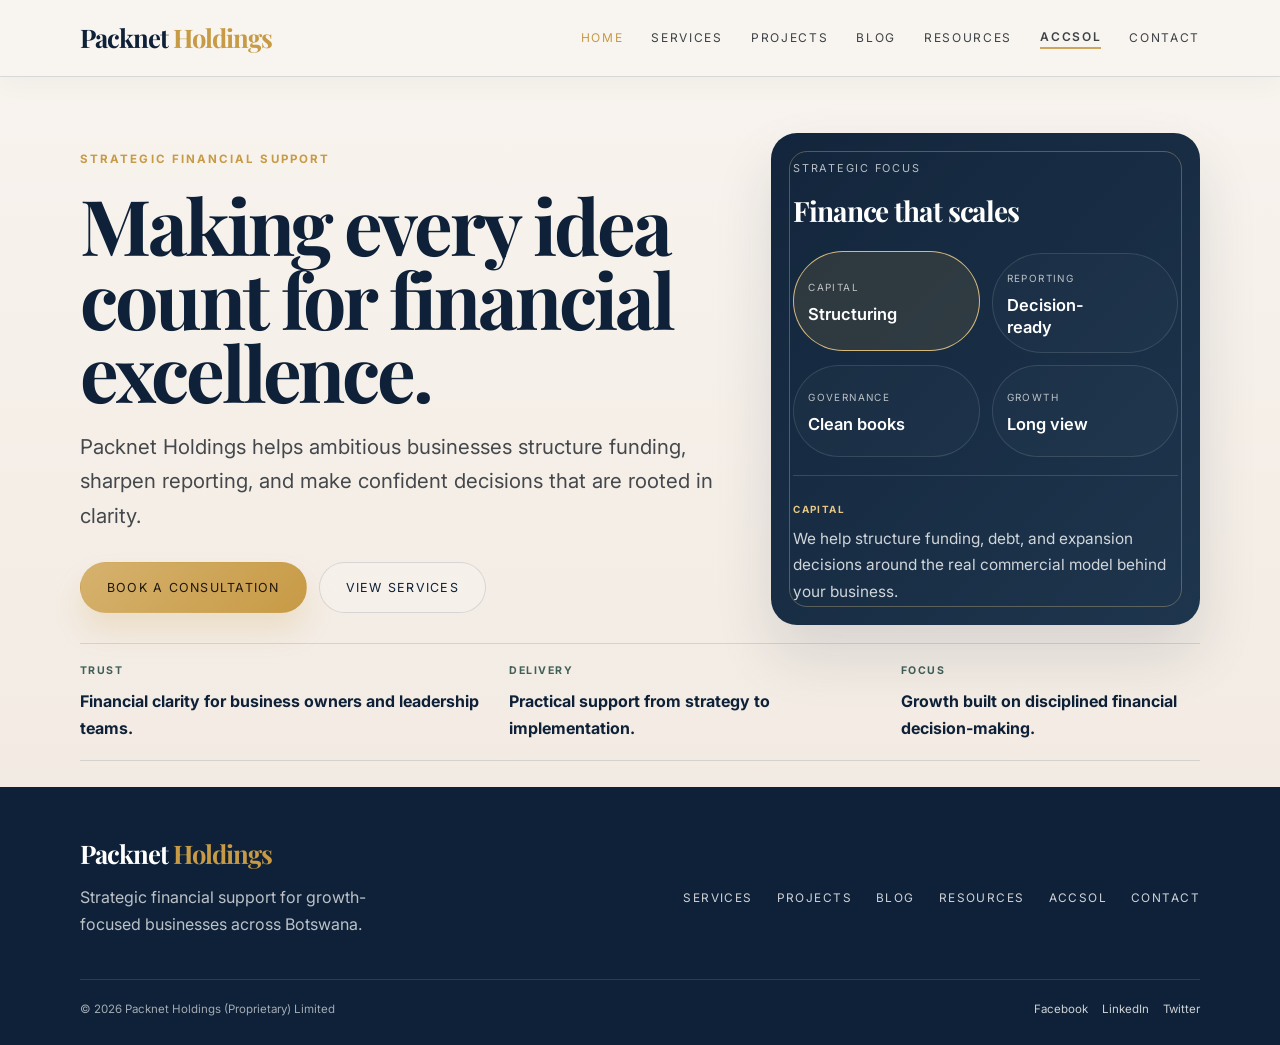
<file: index.html>
<!DOCTYPE html>
<html lang="en">
<head>
  <meta charset="UTF-8">
  <meta name="viewport" content="width=device-width, initial-scale=1.0">
  <title>Packnet Holdings (Proprietary) Limited | Option 3</title>
  <meta name="description" content="Packnet Holdings delivers finance, accounting, spreadsheet, and office administration support for growing businesses." />
  <style>
    @import url('https://fonts.googleapis.com/css2?family=Playfair+Display:wght@600;700;800&family=Inter:wght@400;500;600;700;800&display=swap');

    :root {
      --navy: #0e2138;
      --navy-2: #152e47;
      --gold: #c79a45;
      --gold-soft: #e7c786;
      --paper: #f5f0e8;
      --paper-2: #efe8df;
      --ink: #1d2329;
      --muted: #586771;
      --green: #415f58;
      --white: #ffffff;
      --line: rgba(14, 33, 56, 0.13);
      --shadow: rgba(18, 38, 57, 0.12);
    }

    * { box-sizing: border-box; }
    html { scroll-behavior: smooth; }
    body {
      margin: 0;
      font-family: 'Inter', sans-serif;
      background: linear-gradient(180deg, #f8f4ef 0%, #f1e8df 100%);
      color: var(--ink);
      line-height: 1.7;
      overflow-x: hidden;
    }
    a { color: inherit; text-decoration: none; }
    img { max-width: 100%; display: block; }
    button, input, textarea { font: inherit; }

    .wrap {
      width: min(1120px, calc(100% - 32px));
      margin: 0 auto;
    }

    .top-bar {
      position: sticky;
      top: 0;
      z-index: 50;
      background: rgba(248, 244, 239, 0.82);
      backdrop-filter: blur(12px);
      border-bottom: 1px solid var(--line);
      box-shadow: 0 8px 24px rgba(14, 33, 56, 0.03);
    }

    .nav {
      display: flex;
      align-items: center;
      justify-content: space-between;
      min-height: 76px;
      gap: 20px;
    }

    .brand {
      font-family: 'Playfair Display', serif;
      font-size: clamp(1.45rem, 2vw, 2rem);
      letter-spacing: -0.04em;
      color: var(--navy);
      font-weight: 700;
      line-height: 1;
      display: inline-block;
    }
    .brand span { color: var(--gold); }

    .nav-links {
      display: flex;
      align-items: center;
      gap: 28px;
      flex-wrap: wrap;
    }
    .nav-links a {
      font-size: 0.75rem;
      text-transform: uppercase;
      letter-spacing: 0.14em;
      color: var(--ink);
      opacity: 0.85;
      transition: color 0.2s ease, opacity 0.2s ease;
    }
    .nav-links a:hover, .nav-links a.active {
      color: var(--gold);
      opacity: 1;
    }
    .nav-links a.nav-accsol {
      font-weight: 600;
      border-bottom: 2px solid var(--gold);
    }

    .menu-button {
      display: none;
      background: transparent;
      border: 1px solid var(--line);
      border-radius: 999px;
      padding: 8px 12px;
      cursor: pointer;
      color: var(--navy);
      font-size: 0.75rem;
      letter-spacing: 0.1em;
      text-transform: uppercase;
    }

    .page {
      display: none;
      padding: 76px 0 80px;
    }
    .page.active {
      display: block;
    }

    .hero {
      padding-top: 56px;
      padding-bottom: 26px;
    }
    .hero-grid {
      display: grid;
      grid-template-columns: 1.2fr 0.8fr;
      gap: 48px;
      align-items: center;
    }

    .eyebrow {
      display: inline-block;
      font-size: 0.72rem;
      letter-spacing: 0.18em;
      text-transform: uppercase;
      color: var(--gold);
      margin-bottom: 18px;
      font-weight: 700;
    }

    h1, h2, h3, h4 {
      margin: 0;
      font-family: 'Playfair Display', serif;
      letter-spacing: -0.04em;
      color: var(--navy);
    }

    .hero h1 {
      font-size: clamp(3rem, 6vw, 5.4rem);
      line-height: 0.96;
      margin-bottom: 20px;
      max-width: 720px;
    }
    .hero-copy p {
      max-width: 640px;
      font-size: clamp(1.08rem, 1.6vw, 1.45rem);
      color: rgba(29, 35, 41, 0.82);
      margin-bottom: 28px;
    }

    .cta-row {
      display: flex;
      flex-wrap: wrap;
      gap: 12px;
      margin-top: 10px;
    }

    .btn {
      display: inline-flex;
      align-items: center;
      justify-content: center;
      border-radius: 999px;
      padding: 14px 26px;
      border: 1px solid var(--line);
      font-size: 0.78rem;
      letter-spacing: 0.1em;
      text-transform: uppercase;
      transition: transform 0.2s ease, box-shadow 0.2s ease, background 0.2s ease;
      cursor: pointer;
    }
    .btn:hover { transform: translateY(-2px); }
    .btn-primary {
      background: linear-gradient(135deg, #d6b26e 0%, var(--gold) 100%);
      color: #20170d;
      border-color: transparent;
      box-shadow: 0 18px 28px rgba(199, 154, 69, 0.18);
    }
    .btn-ghost {
      background: rgba(255,255,255,0.2);
      color: var(--navy);
    }

    .info-box {
      position: relative;
      background: linear-gradient(135deg, rgba(14, 33, 56, 0.98), rgba(21, 46, 71, 0.96));
      border-radius: 26px;
      padding: 26px 22px 20px;
      min-height: 360px;
      box-shadow: 0 30px 60px rgba(17, 34, 51, 0.12);
      overflow: hidden;
    }
    .info-box::before {
      content: "";
      position: absolute;
      inset: 18px;
      border: 1px solid rgba(231, 199, 134, 0.32);
      border-radius: 18px;
      pointer-events: none;
    }

    .info-header {
      position: relative;
      z-index: 1;
      display: flex;
      flex-direction: column;
      gap: 10px;
      color: rgba(255,255,255,0.7);
      font-size: 0.68rem;
      letter-spacing: 0.16em;
      text-transform: uppercase;
      margin-bottom: 16px;
    }
    .info-header strong {
      font-size: 1.75rem;
      letter-spacing: -0.04em;
      text-transform: none;
      color: white;
      font-family: 'Playfair Display', serif;
    }

    .bubble-grid {
      position: relative;
      z-index: 1;
      display: grid;
      grid-template-columns: repeat(2, minmax(0, 1fr));
      gap: 12px;
      margin-top: 18px;
    }

    .bubble {
      appearance: none;
      cursor: pointer;
      text-align: left;
      border-radius: 999px;
      border: 1px solid rgba(255,255,255,0.12);
      background: rgba(255,255,255,0.02);
      width: 100%;
      min-height: 92px;
      padding: 16px 14px 14px;
      color: white;
      transition: transform 0.2s ease, background 0.2s ease, border-color 0.2s ease;
    }
    .bubble:hover, .bubble:focus-visible, .bubble.active {
      background: rgba(199, 154, 69, 0.14);
      border-color: rgba(231, 199, 134, 0.9);
      transform: translateY(-2px);
      outline: none;
    }
    .bubble span {
      display: block;
      font-size: 0.62rem;
      letter-spacing: 0.14em;
      text-transform: uppercase;
      color: rgba(255,255,255,0.7);
      margin-bottom: 7px;
    }
    .bubble strong {
      display: block;
      font-size: 1.03rem;
      line-height: 1.35;
      max-width: 120px;
      font-weight: 600;
    }

    .bubble-detail {
      position: relative;
      z-index: 1;
      border-top: 1px solid rgba(255,255,255,0.14);
      margin-top: 18px;
      padding-top: 18px;
    }
    .bubble-detail .label {
      display: inline-block;
      font-size: 0.62rem;
      letter-spacing: 0.14em;
      text-transform: uppercase;
      color: var(--gold-soft);
      margin-bottom: 8px;
      font-weight: 700;
    }
    .bubble-detail p {
      margin: 0;
      color: rgba(255,255,255,0.8);
      font-size: 0.96rem;
    }

    .trust-bar {
      margin-top: 18px;
      border-top: 1px solid var(--line);
      border-bottom: 1px solid var(--line);
      padding: 18px 0;
      display: grid;
      grid-template-columns: 1.1fr 1fr 0.8fr;
      gap: 18px;
    }
    .trust-bar .item span {
      display: block;
      font-size: 0.66rem;
      letter-spacing: 0.14em;
      text-transform: uppercase;
      color: var(--green);
      margin-bottom: 8px;
      font-weight: 700;
    }
    .trust-bar strong { color: var(--navy); }

    .section-head {
      margin-bottom: 26px;
    }
    .section-head h2 {
      font-size: clamp(2.2rem, 4vw, 3.4rem);
      margin-bottom: 12px;
    }
    .section-head p {
      max-width: 620px;
      margin: 0;
      font-size: 1.02rem;
      color: var(--muted);
    }

    .value-grid {
      display: grid;
      grid-template-columns: repeat(3, minmax(0, 1fr));
      gap: 22px;
      margin-top: 20px;
    }
    .value-card {
      background: rgba(255,255,255,0.36);
      border: 1px solid var(--line);
      border-radius: 22px;
      padding: 28px 22px;
      box-shadow: 0 18px 36px rgba(14, 33, 56, 0.04);
    }
    .value-card .num {
      display: inline-block;
      font-size: 0.68rem;
      letter-spacing: 0.16em;
      text-transform: uppercase;
      color: var(--gold);
      font-weight: 700;
      margin-bottom: 14px;
    }
    .value-card h3 {
      font-size: clamp(1.7rem, 2vw, 2.2rem);
      margin-bottom: 10px;
    }
    .value-card p {
      margin: 0;
      color: var(--muted);
    }

    .service-wrap {
      max-width: 700px;
      margin: 0 auto;
    }
    .service-block {
      margin-bottom: 18px;
    }
    .service-trigger {
      width: 100%;
      display: flex;
      justify-content: space-between;
      align-items: center;
      gap: 20px;
      background: rgba(255,255,255,0.38);
      border: 1px solid var(--line);
      padding: 18px 18px;
      border-radius: 12px;
      cursor: pointer;
      text-align: left;
      color: var(--navy);
      text-transform: uppercase;
      letter-spacing: 0.11em;
      font-size: 0.74rem;
      font-weight: 700;
      transition: background 0.2s ease;
    }
    .service-trigger:hover, .service-trigger.is-open {
      background: rgba(199, 154, 69, 0.12);
    }
    .service-indicator {
      font-size: 1.8rem;
      line-height: 1;
      color: var(--gold);
      transition: transform 0.2s ease;
      display: inline-block;
      min-width: 18px;
      text-align: center;
      font-weight: 700;
    }
    .service-trigger.is-open .service-indicator {
      transform: rotate(45deg);
    }
    .service-panel {
      padding: 16px 8px 0;
    }
    .service-panel ul {
      list-style: none;
      margin: 0;
      padding: 0;
      display: flex;
      flex-direction: column;
      gap: 6px;
      text-align: center;
      color: var(--ink);
      font-size: 0.97rem;
    }

    .portfolio-grid {
      display: grid;
      grid-template-columns: repeat(2, minmax(0, 1fr));
      gap: 22px;
      margin-top: 24px;
    }
    .portfolio-card {
      position: relative;
      width: 100%;
      min-height: 300px;
      padding: 24px;
      border: 1px solid rgba(14, 33, 56, 0.12);
      border-radius: 24px;
      background: linear-gradient(135deg, #122d46 0%, #203d53 100%);
      box-shadow: 0 20px 40px rgba(17, 34, 51, 0.07);
      color: var(--white);
      overflow: hidden;
      cursor: pointer;
      text-align: left;
      transition: transform 0.25s ease, box-shadow 0.25s ease;
    }
    .portfolio-card:hover { transform: translateY(-6px); box-shadow: 0 28px 52px rgba(17, 34, 51, 0.12); }
    .portfolio-card.alt { background: linear-gradient(135deg, #485f54 0%, #2d413e 100%); }
    .portfolio-card.gold { background: linear-gradient(135deg, #c79a45 0%, #996e2e 100%); color: #20170d; }
    .portfolio-card.dark { background: linear-gradient(135deg, #1d303d 0%, #0d1d29 100%); }

    .portfolio-card .tag {
      display: inline-block;
      width: fit-content;
      padding: 7px 12px;
      border-radius: 999px;
      border: 1px solid rgba(255,255,255,0.5);
      background: rgba(255,255,255,0.06);
      font-size: 0.65rem;
      letter-spacing: 0.14em;
      text-transform: uppercase;
      margin-bottom: 18px;
    }
    .portfolio-card.gold .tag { border-color: rgba(32, 22, 12, 0.18); }

    .portfolio-card h3 {
      font-size: clamp(2rem, 3vw, 3rem);
      line-height: 0.96;
      max-width: 180px;
      margin: 0;
    }
    .portfolio-card .overlay {
      position: absolute;
      inset: 0;
      background: rgba(8, 16, 22, 0.7);
      display: flex;
      flex-direction: column;
      justify-content: end;
      gap: 10px;
      padding: 24px;
      opacity: 0;
      transform: translateY(12px);
      transition: opacity 0.2s ease, transform 0.2s ease;
    }
    .portfolio-card:hover .overlay, .portfolio-card:focus-visible .overlay {
      opacity: 1;
      transform: translateY(0);
    }
    .portfolio-card .overlay small {
      font-size: 0.66rem;
      letter-spacing: 0.16em;
      text-transform: uppercase;
      color: rgba(255,255,255,0.8);
    }
    .portfolio-card .overlay h4 {
      font-size: clamp(1.5rem, 2vw, 2.1rem);
      color: white;
      line-height: 1.1;
    }
    .portfolio-card .overlay p {
      margin: 0;
      color: rgba(255,255,255,0.8);
      font-size: 0.92rem;
    }
    .portfolio-card .overlay span {
      margin-top: 8px;
      color: var(--gold-soft);
      font-size: 0.72rem;
      letter-spacing: 0.12em;
      text-transform: uppercase;
      font-weight: 700;
    }

    .modal {
      position: fixed;
      inset: 0;
      display: none;
      align-items: center;
      justify-content: center;
      padding: 24px;
      background: rgba(10, 18, 27, 0.6);
      backdrop-filter: blur(8px);
      z-index: 100;
    }
    .modal.open { display: flex; }
    .modal-card {
      position: relative;
      width: min(560px, 100%);
      border-radius: 24px;
      background: linear-gradient(180deg, #fbf8f3 0%, #f4efe9 100%);
      border: 1px solid rgba(14, 33, 56, 0.12);
      box-shadow: 0 20px 60px rgba(14, 33, 56, 0.18);
      padding: 28px 24px 22px;
    }
    .modal-close {
      position: absolute;
      top: 12px;
      right: 14px;
      width: 38px;
      height: 38px;
      border: none;
      border-radius: 50%;
      background: rgba(14, 33, 56, 0.06);
      color: var(--navy);
      font-size: 1.6rem;
      cursor: pointer;
    }
    .modal-card .tag {
      display: inline-block;
      margin-bottom: 12px;
      font-size: 0.66rem;
      letter-spacing: 0.16em;
      text-transform: uppercase;
      color: var(--green);
      font-weight: 700;
    }
    .modal-card h3 {
      font-size: clamp(2rem, 3vw, 2.8rem);
      margin-bottom: 14px;
    }
    .modal-card p {
      margin: 0 0 16px;
      color: var(--muted);
    }

    .contact-layout {
      display: grid;
      grid-template-columns: 1.1fr 0.9fr;
      gap: 28px;
      align-items: start;
    }
    .contact-form-card {
      background: var(--navy);
      border-radius: 18px;
      padding: 32px;
      color: var(--white);
      box-shadow: 0 24px 48px rgba(14, 33, 56, 0.08);
    }
    .contact-form-card h2 { color: white; font-size: clamp(2rem, 3vw, 2.8rem); margin-bottom: 8px; }
    .contact-form-card p { margin: 0 0 18px; color: rgba(255,255,255,0.72); }
    .contact-form-card label {
      display: block;
      color: rgba(255,255,255,0.86);
      font-size: 0.72rem;
      letter-spacing: 0.12em;
      text-transform: uppercase;
      margin-bottom: 8px;
    }
    .contact-form-card input, .contact-form-card textarea {
      width: 100%;
      background: rgba(255,255,255,0.04);
      border: 1px solid rgba(255,255,255,0.18);
      border-radius: 10px;
      padding: 12px 14px;
      color: white;
      margin-bottom: 16px;
    }
    .contact-form-card input::placeholder, .contact-form-card textarea::placeholder { color: rgba(255,255,255,0.42); }
    .form-feedback {
      display: none;
      font-size: 0.82rem;
      margin: 0 0 14px;
    }
    .form-feedback.error { color: #f7b7a6; }
    .form-feedback.success { color: #a8e6b7; }

    .contact-details {
      padding-top: 10px;
    }
    .contact-details .row {
      display: flex;
      gap: 16px;
      padding: 16px 0;
      border-top: 1px solid var(--line);
    }
    .contact-details .row:last-child { border-bottom: 1px solid var(--line); }
    .contact-details .label {
      width: 100px;
      flex-shrink: 0;
      font-size: 0.68rem;
      letter-spacing: 0.14em;
      text-transform: uppercase;
      color: var(--green);
      font-weight: 700;
    }
    .contact-details .value {
      color: var(--ink);
      font-size: 1rem;
    }

    footer {
      background: var(--navy);
      color: rgba(255,255,255,0.7);
      padding: 54px 0 26px;
    }
    .footer-grid {
      display: flex;
      justify-content: space-between;
      gap: 24px;
      border-bottom: 1px solid rgba(255,255,255,0.12);
      padding-bottom: 24px;
      flex-wrap: wrap;
    }
    .footer-grid .brand { color: white; }
    .footer-links {
      display: flex;
      flex-wrap: wrap;
      gap: 18px 24px;
      align-items: center;
      color: rgba(255,255,255,0.8);
      font-size: 0.74rem;
      letter-spacing: 0.12em;
      text-transform: uppercase;
    }
    .footer-meta {
      display: flex;
      justify-content: space-between;
      gap: 16px;
      flex-wrap: wrap;
      padding-top: 20px;
      font-size: 0.72rem;
      color: rgba(255,255,255,0.62);
    }
    .footer-social {
      display: flex;
      gap: 14px;
      flex-wrap: wrap;
    }
    .footer-social a { color: rgba(255,255,255,0.8); }

    @media (max-width: 860px) {
      .hero-grid, .contact-layout, .portfolio-grid, .value-grid, .trust-bar {
        grid-template-columns: 1fr;
      }
      .nav {
        position: relative;
        min-height: 64px;
      }
      .menu-button { display: inline-flex; }
      .nav-links {
        position: absolute;
        top: calc(100% + 6px);
        right: 0;
        left: 0;
        display: none;
        flex-direction: column;
        align-items: flex-start;
        gap: 14px;
        background: rgba(248, 244, 239, 0.97);
        border: 1px solid var(--line);
        border-radius: 18px;
        padding: 18px 18px 14px;
        box-shadow: 0 16px 24px rgba(14, 33, 56, 0.08);
      }
      .nav-links.open { display: flex; }
      .page { padding-top: 44px; }
    }
  </style>
</head>
<body>
  <header class="top-bar">
    <div class="wrap nav">
      <a href="#home" class="brand" data-page="home">Packnet <span>Holdings</span></a>
      <nav class="nav-links" aria-label="Main menu">
        <a href="#home" class="active" data-page="home">Home</a>
        <a href="#services" data-page="services">Services</a>
        <a href="#projects" data-page="projects">Projects</a>
        <a href="#blog" data-page="blog">Blog</a>
        <a href="#resources" data-page="resources">Resources</a>
        <a href="accsol.html" class="nav-accsol">Accsol</a>
        <a href="#contact" data-page="contact">Contact</a>
      </nav>
      <button class="menu-button" aria-label="Toggle menu">Menu</button>
    </div>
  </header>

  <main>
    <section id="home" class="page hero active" data-page="home">
      <div class="wrap hero-grid">
        <div class="hero-copy">
          <span class="eyebrow">Strategic financial support</span>
          <h1>Making every idea count for financial excellence.</h1>
          <p>Packnet Holdings helps ambitious businesses structure funding, sharpen reporting, and make confident decisions that are rooted in clarity.</p>
          <div class="cta-row">
            <a class="btn btn-primary" href="#contact">Book a consultation</a>
            <a class="btn btn-ghost" href="#services">View services</a>
          </div>
        </div>

        <div class="info-box" aria-live="polite">
          <div class="info-header">
            <span>Strategic focus</span>
            <strong>Finance that scales</strong>
          </div>

          <div class="bubble-grid">
            <button class="bubble active" type="button" data-bubble="capital">
              <span>Capital</span>
              <strong>Structuring</strong>
            </button>
            <button class="bubble" type="button" data-bubble="reporting">
              <span>Reporting</span>
              <strong>Decision-ready</strong>
            </button>
            <button class="bubble" type="button" data-bubble="governance">
              <span>Governance</span>
              <strong>Clean books</strong>
            </button>
            <button class="bubble" type="button" data-bubble="growth">
              <span>Growth</span>
              <strong>Long view</strong>
            </button>
          </div>

          <div class="bubble-detail">
            <span class="label">Capital</span>
            <p>We help structure funding, debt, and expansion decisions around the real commercial model behind your business.</p>
          </div>
        </div>
      </div>

      <div class="wrap trust-bar">
        <div class="item">
          <span>Trust</span>
          <strong>Financial clarity for business owners and leadership teams.</strong>
        </div>
        <div class="item">
          <span>Delivery</span>
          <strong>Practical support from strategy to implementation.</strong>
        </div>
        <div class="item">
          <span>Focus</span>
          <strong>Growth built on disciplined financial decision-making.</strong>
        </div>
      </div>
    </section>

    <section class="page" data-page="services">
      <div class="wrap">
        <div class="section-head">
          <span class="eyebrow">What we do</span>
          <h2>Services designed for practical growth.</h2>
          <p>Our advisory and finance support is shaped around the realities of each client, combining strategic insight with hands-on execution.</p>
        </div>

        <div class="service-wrap">
          <div class="service-block">
            <button class="service-trigger is-open" type="button" aria-expanded="true">
              <span>Corporate finance services</span>
              <span class="service-indicator">+</span>
            </button>
            <div class="service-panel">
              <ul>
                <li>Business financing</li>
                <li>Capital structuring</li>
                <li>Investment decisions</li>
                <li>Mergers & acquisitions</li>
                <li>Due diligence exercises</li>
              </ul>
            </div>
          </div>

          <div class="service-block">
            <button class="service-trigger" type="button" aria-expanded="false">
              <span>Financial & management accounting</span>
              <span class="service-indicator">+</span>
            </button>
            <div class="service-panel" hidden>
              <ul>
                <li>Bookkeeping services</li>
                <li>Financial accounting reporting</li>
                <li>Managerial reporting</li>
                <li>Product costing</li>
                <li>Budgeting & tax accounting</li>
              </ul>
            </div>
          </div>

          <div class="service-block">
            <button class="service-trigger" type="button" aria-expanded="false">
              <span>Spreadsheet solutions</span>
              <span class="service-indicator">+</span>
            </button>
            <div class="service-panel" hidden>
              <ul>
                <li>Financial modeling spreadsheets</li>
                <li>Loan books and amortization</li>
                <li>Payroll systems</li>
                <li>Board reporting packages</li>
                <li>Pricing and costing models</li>
              </ul>
            </div>
          </div>

          <div class="service-block">
            <button class="service-trigger" type="button" aria-expanded="false">
              <span>Office administration services</span>
              <span class="service-indicator">+</span>
            </button>
            <div class="service-panel" hidden>
              <ul>
                <li>PA services</li>
                <li>Human resources support</li>
                <li>General office management</li>
                <li>Minute-taking</li>
                <li>Audit liaison support</li>
              </ul>
            </div>
          </div>
        </div>
      </div>
    </section>

    <section class="page" data-page="projects">
      <div class="wrap">
        <div class="section-head">
          <span class="eyebrow">Portfolio</span>
          <h2>Business interests built around long-term value.</h2>
          <p>Our portfolio brings together strategic sectors and business models that benefit from disciplined structure, clear reporting, and sustainable growth.</p>
        </div>

        <div class="portfolio-grid">
          <button class="portfolio-card" type="button" data-name="Letlalo La Rona Limited" data-tag="100% subsidiary" data-summary="A premium branded leather goods business focused on design, production, and commercial growth." data-detail="Letlalo La Rona Limited is a wholly owned subsidiary with a focus on design-led production, quality control, and a scalable market offering for premium leather goods.">
            <span class="tag">100% subsidiary</span>
            <h3>Letlalo<br>La Rona</h3>
            <div class="overlay">
              <small>Portfolio</small>
              <h4>Letlalo La Rona Limited</h4>
              <p>A premium leather business focused on production quality, brand positioning, and commercial scale.</p>
              <span>View details</span>
            </div>
          </button>

          <button class="portfolio-card alt" type="button" data-name="TEAM Academy" data-tag="Education" data-summary="A quality education platform creating practical learning pathways across multiple stages." data-detail="TEAM Academy supports a broader learning model designed to strengthen access to education and improve long-term human capital outcomes.">
            <span class="tag">Education</span>
            <h3>TEAM<br>Academy</h3>
            <div class="overlay">
              <small>Portfolio</small>
              <h4>TEAM Academy</h4>
              <p>Education pathways that support long-term learning and capacity development.</p>
              <span>View details</span>
            </div>
          </button>

          <button class="portfolio-card gold" type="button" data-name="Paxir (Proprietary) Limited" data-tag="50% subsidiary" data-summary="Manufacturing and construction support activities built for execution and operational discipline." data-detail="Paxir contributes to manufacturing and construction activity, helping strengthen the group’s exposure to projects that require quality control and reliable execution.">
            <span class="tag">50% subsidiary</span>
            <h3>Paxir</h3>
            <div class="overlay">
              <small>Portfolio</small>
              <h4>Paxir (Proprietary) Limited</h4>
              <p>Manufacturing and construction support rooted in disciplined execution and quality assurance.</p>
              <span>View details</span>
            </div>
          </button>

          <button class="portfolio-card dark" type="button" data-name="Accounting System Development" data-tag="Systems" data-summary="Practical accounting systems and digital tools built for operational clarity and ease of use." data-detail="The accounting systems initiative helps businesses simplify processes, improve financial consistency, and create better decision support tools for finance teams.">
            <span class="tag">Systems</span>
            <h3>ACCSOL</h3>
            <div class="overlay">
              <small>Portfolio</small>
              <h4>Accounting System Development</h4>
              <p>Operationally practical accounting systems for businesses needing cleaner financial controls.</p>
              <span>View details</span>
            </div>
          </button>

          <button class="portfolio-card alt" type="button" data-name="Musa Farms" data-tag="Agriculture" data-summary="Pen feeding and micro-greens projects supporting productive agriculture and sustainable food systems." data-detail="Musa Farms operates a practical agriculture model focused on pen feeding and micro-greens cultivation, creating a disciplined production approach that supports both livestock and food crop outputs.">
            <span class="tag">Agriculture</span>
            <h3>Musa<br>Farms</h3>
            <div class="overlay">
              <small>Portfolio</small>
              <h4>Musa Farms</h4>
              <p>Pen feeding and micro-greens projects designed for productive agriculture and sustainable growth.</p>
              <span>View details</span>
            </div>
          </button>
        </div>
      </div>
    </section>

    <section class="page" data-page="blog">
      <div class="wrap">
        <div class="section-head">
          <span class="eyebrow">Insights</span>
          <h2>Notes on finance and growth.</h2>
          <p>Simple ideas for founders and leadership teams who want better financial decisions without unnecessary complexity.</p>
        </div>

        <div class="value-grid">
          <article class="value-card">
            <span class="num">01</span>
            <h3>Capital structure</h3>
            <p>Five warning signs that your funding mix may be limiting growth or slowing execution.</p>
          </article>
          <article class="value-card">
            <span class="num">02</span>
            <h3>Clean reporting</h3>
            <p>What good management reporting looks like when business decisions need to be made quickly.</p>
          </article>
          <article class="value-card">
            <span class="num">03</span>
            <h3>Commercial discipline</h3>
            <p>How disciplined numbers create stronger planning, stability, and confidence across operations.</p>
          </article>
        </div>
      </div>
    </section>

    <section class="page" data-page="resources">
      <div class="wrap">
        <div class="section-head">
          <span class="eyebrow">Resources</span>
          <h2>Useful tools and references.</h2>
          <p>Access practical information that supports finance decisions, business planning, and operational clarity.</p>
        </div>

        <div class="value-grid">
          <article class="value-card">
            <span class="num">A</span>
            <h3>Capital raising profile</h3>
            <p>What investors and lenders typically expect from a business preparing for capital support.</p>
          </article>
          <article class="value-card">
            <span class="num">B</span>
            <h3>Pricing schedule</h3>
            <p>Service packages and fee guidance for advisory, reporting, and office support requirements.</p>
          </article>
          <article class="value-card">
            <span class="num">C</span>
            <h3>Tax table</h3>
            <p>Useful Botswana tax reference points for businesses and management teams.</p>
          </article>
        </div>
      </div>
    </section>

    <section class="page" data-page="contact">
      <div class="wrap contact-layout">
        <div class="contact-form-card">
          <span class="eyebrow" style="margin-bottom:12px; color: var(--gold-soft);">Get in touch</span>
          <h2>Let’s talk about your next step.</h2>
          <p>Discuss your reporting needs, funding strategy, or operational support requirements with our team.</p>

          <form id="contact-form" novalidate>
            <label for="name">Name</label>
            <input id="name" type="text" placeholder="Your name" required>

            <label for="email">Email</label>
            <input id="email" type="email" placeholder="you@company.com" required>

            <label for="message">Message</label>
            <textarea id="message" rows="5" placeholder="Tell us what you need help with" required></textarea>

            <div id="form-error" class="form-feedback error"></div>
            <div id="form-success" class="form-feedback success">Thank you — we will get back to you shortly.</div>

            <button class="btn btn-primary" type="submit" style="width: 100%; border: none;">Send message</button>
          </form>
        </div>

        <aside class="contact-details">
          <div class="section-head" style="margin-bottom: 0;">
            <span class="eyebrow">Contact</span>
            <h2 style="font-size: clamp(1.9rem, 2.1vw, 2.6rem);">Direct details</h2>
          </div>
          <div class="row">
            <div class="label">Address</div>
            <div class="value">Plot 59707, Peolwane, Gaborone, Botswana</div>
          </div>
          <div class="row">
            <div class="label">Phone</div>
            <div class="value">+267 72 600 846<br>+267 74 758 688</div>
          </div>
          <div class="row">
            <div class="label">Email</div>
            <div class="value">admin@packnetholdings.com</div>
          </div>
          <div class="row">
            <div class="label">Hours</div>
            <div class="value">Mon–Fri<br>08:00–17:00</div>
          </div>
        </aside>
      </div>
    </section>
  </main>

  <footer>
    <div class="wrap">
      <div class="footer-grid">
        <div>
          <a href="#home" class="brand" data-page="home">Packnet <span>Holdings</span></a>
          <p style="margin-top: 12px; max-width: 290px; color: rgba(255,255,255,0.72);">Strategic financial support for growth-focused businesses across Botswana.</p>
        </div>

        <nav class="footer-links" aria-label="Footer menu">
          <a href="#services" data-page="services">Services</a>
          <a href="#projects" data-page="projects">Projects</a>
          <a href="#blog" data-page="blog">Blog</a>
          <a href="#resources" data-page="resources">Resources</a>
          <a href="accsol.html">Accsol</a>
          <a href="#contact" data-page="contact">Contact</a>
        </nav>
      </div>

      <div class="footer-meta">
        <span>© 2026 Packnet Holdings (Proprietary) Limited</span>
        <div class="footer-social">
          <a href="https://web.facebook.com/profile.php?id=100093030856734" target="_blank" rel="noopener">Facebook</a>
          <a href="https://www.linkedin.com/in/ephraim-musarurwa-37020131/" target="_blank" rel="noopener">LinkedIn</a>
          <a href="https://twitter.com/Ephmusa" target="_blank" rel="noopener">Twitter</a>
        </div>
      </div>
    </div>
  </footer>

  <div id="portfolio-modal" class="modal" aria-hidden="true">
    <div class="modal-card" role="dialog" aria-modal="true" aria-labelledby="modal-title">
      <button class="modal-close" type="button" aria-label="Close">&times;</button>
      <span id="modal-tag" class="tag">Portfolio</span>
      <h3 id="modal-title">Company name</h3>
      <p id="modal-summary"></p>
      <p id="modal-detail"></p>
    </div>
  </div>

  <script>
    const sections = document.querySelectorAll('.page');
    const navLinks = document.querySelectorAll('[data-page]');
    const menuButton = document.querySelector('.menu-button');
    const menu = document.querySelector('.nav-links');

    function showPage(target) {
      sections.forEach(section => {
        section.classList.toggle('active', section.dataset.page === target);
      });

      navLinks.forEach(link => {
        const isActive = link.dataset.page === target;
        link.classList.toggle('active', isActive);
      });

      if (window.history.replaceState) {
        window.history.replaceState(null, '', '#' + target);
      }
    }

    navLinks.forEach(link => {
      link.addEventListener('click', function(e) {
        e.preventDefault();
        const target = this.dataset.page;
        showPage(target);
        if (menu) menu.classList.remove('open');
      });
    });

    if (menuButton && menu) {
      menuButton.addEventListener('click', () => menu.classList.toggle('open'));
    }

    const bubbleMap = {
      capital: {
        label: 'Capital',
        text: 'We help structure funding, debt, and expansion decisions around the real commercial model behind your business.'
      },
      reporting: {
        label: 'Reporting',
        text: 'We build decision-ready reporting so leadership teams can act with confidence instead of reacting to surprises.'
      },
      governance: {
        label: 'Governance',
        text: 'Clean books and controlled processes support stronger governance, clearer accountability, and healthier stakeholder trust.'
      },
      growth: {
        label: 'Growth',
        text: 'We connect financial planning with operational execution so growth is grounded in commercially sound decisions.'
      }
    };

    document.querySelectorAll('.bubble').forEach(bubble => {
      bubble.addEventListener('mouseenter', () => updateBubble(bubble.dataset.bubble));
      bubble.addEventListener('focus', () => updateBubble(bubble.dataset.bubble));
      bubble.addEventListener('click', () => updateBubble(bubble.dataset.bubble));
    });

    function updateBubble(key) {
      document.querySelectorAll('.bubble').forEach(node => {
        node.classList.toggle('active', node.dataset.bubble === key);
      });
      const detailLabel = document.querySelector('.bubble-detail .label');
      const detailText = document.querySelector('.bubble-detail p');
      if (detailLabel && detailText && bubbleMap[key]) {
        detailLabel.textContent = bubbleMap[key].label;
        detailText.textContent = bubbleMap[key].text;
      }
    }

    document.querySelectorAll('.service-trigger').forEach(button => {
      const indicator = button.querySelector('.service-indicator');
      const updateIndicator = (isOpen) => {
        if (indicator) {
          indicator.textContent = isOpen ? '×' : '+';
        }
      };

      updateIndicator(button.classList.contains('is-open'));

      button.addEventListener('click', function() {
        const allTriggers = document.querySelectorAll('.service-trigger');
        const allPanels = document.querySelectorAll('.service-panel');
        const panel = this.nextElementSibling;
        const isOpen = this.classList.contains('is-open');

        allTriggers.forEach(item => {
          item.classList.remove('is-open');
          item.setAttribute('aria-expanded', 'false');
          const itemIndicator = item.querySelector('.service-indicator');
          if (itemIndicator) itemIndicator.textContent = '+';
        });

        allPanels.forEach(panelItem => panelItem.hidden = true);

        if (!isOpen) {
          this.classList.add('is-open');
          this.setAttribute('aria-expanded', 'true');
          if (panel) panel.hidden = false;
          updateIndicator(true);
        }
      });
    });

    const modal = document.getElementById('portfolio-modal');
    const modalTitle = document.getElementById('modal-title');
    const modalTag = document.getElementById('modal-tag');
    const modalSummary = document.getElementById('modal-summary');
    const modalDetail = document.getElementById('modal-detail');
    const modalClose = document.querySelector('.modal-close');

    document.querySelectorAll('.portfolio-card').forEach(card => {
      card.addEventListener('click', function() {
        modalTitle.textContent = card.dataset.name || 'Portfolio company';
        modalTag.textContent = card.dataset.tag || 'Portfolio';
        modalSummary.textContent = card.dataset.summary || '';
        modalDetail.textContent = card.dataset.detail || '';
        modal.classList.add('open');
        modal.setAttribute('aria-hidden', 'false');
      });
    });

    modalClose.addEventListener('click', () => {
      modal.classList.remove('open');
      modal.setAttribute('aria-hidden', 'true');
    });

    modal.addEventListener('click', (event) => {
      if (event.target === modal) {
        modal.classList.remove('open');
        modal.setAttribute('aria-hidden', 'true');
      }
    });

    document.addEventListener('keydown', (event) => {
      if (event.key === 'Escape' && modal.classList.contains('open')) {
        modal.classList.remove('open');
        modal.setAttribute('aria-hidden', 'true');
      }
    });

    const initialTarget = window.location.hash.replace('#', '') || 'home';
    if (document.querySelector('.page[data-page="' + initialTarget + '"]')) {
      showPage(initialTarget);
    } else {
      showPage('home');
    }

    const form = document.getElementById('contact-form');
    const errorBox = document.getElementById('form-error');
    const successBox = document.getElementById('form-success');

    form.addEventListener('submit', (event) => {
      event.preventDefault();
      const name = document.getElementById('name').value.trim();
      const email = document.getElementById('email').value.trim();
      const message = document.getElementById('message').value.trim();

      successBox.style.display = 'none';

      if (!name || !email || !message) {
        errorBox.textContent = 'Please complete all fields before sending.';
        errorBox.style.display = 'block';
        return;
      }

      const validEmail = /^[^\s@]+@[^\s@]+\.[^\s@]+$/;
      if (!validEmail.test(email)) {
        errorBox.textContent = 'Please enter a valid email address.';
        errorBox.style.display = 'block';
        return;
      }

      errorBox.style.display = 'none';
      successBox.style.display = 'block';
      form.reset();
    });
  </script>
</body>
</html>
</file>
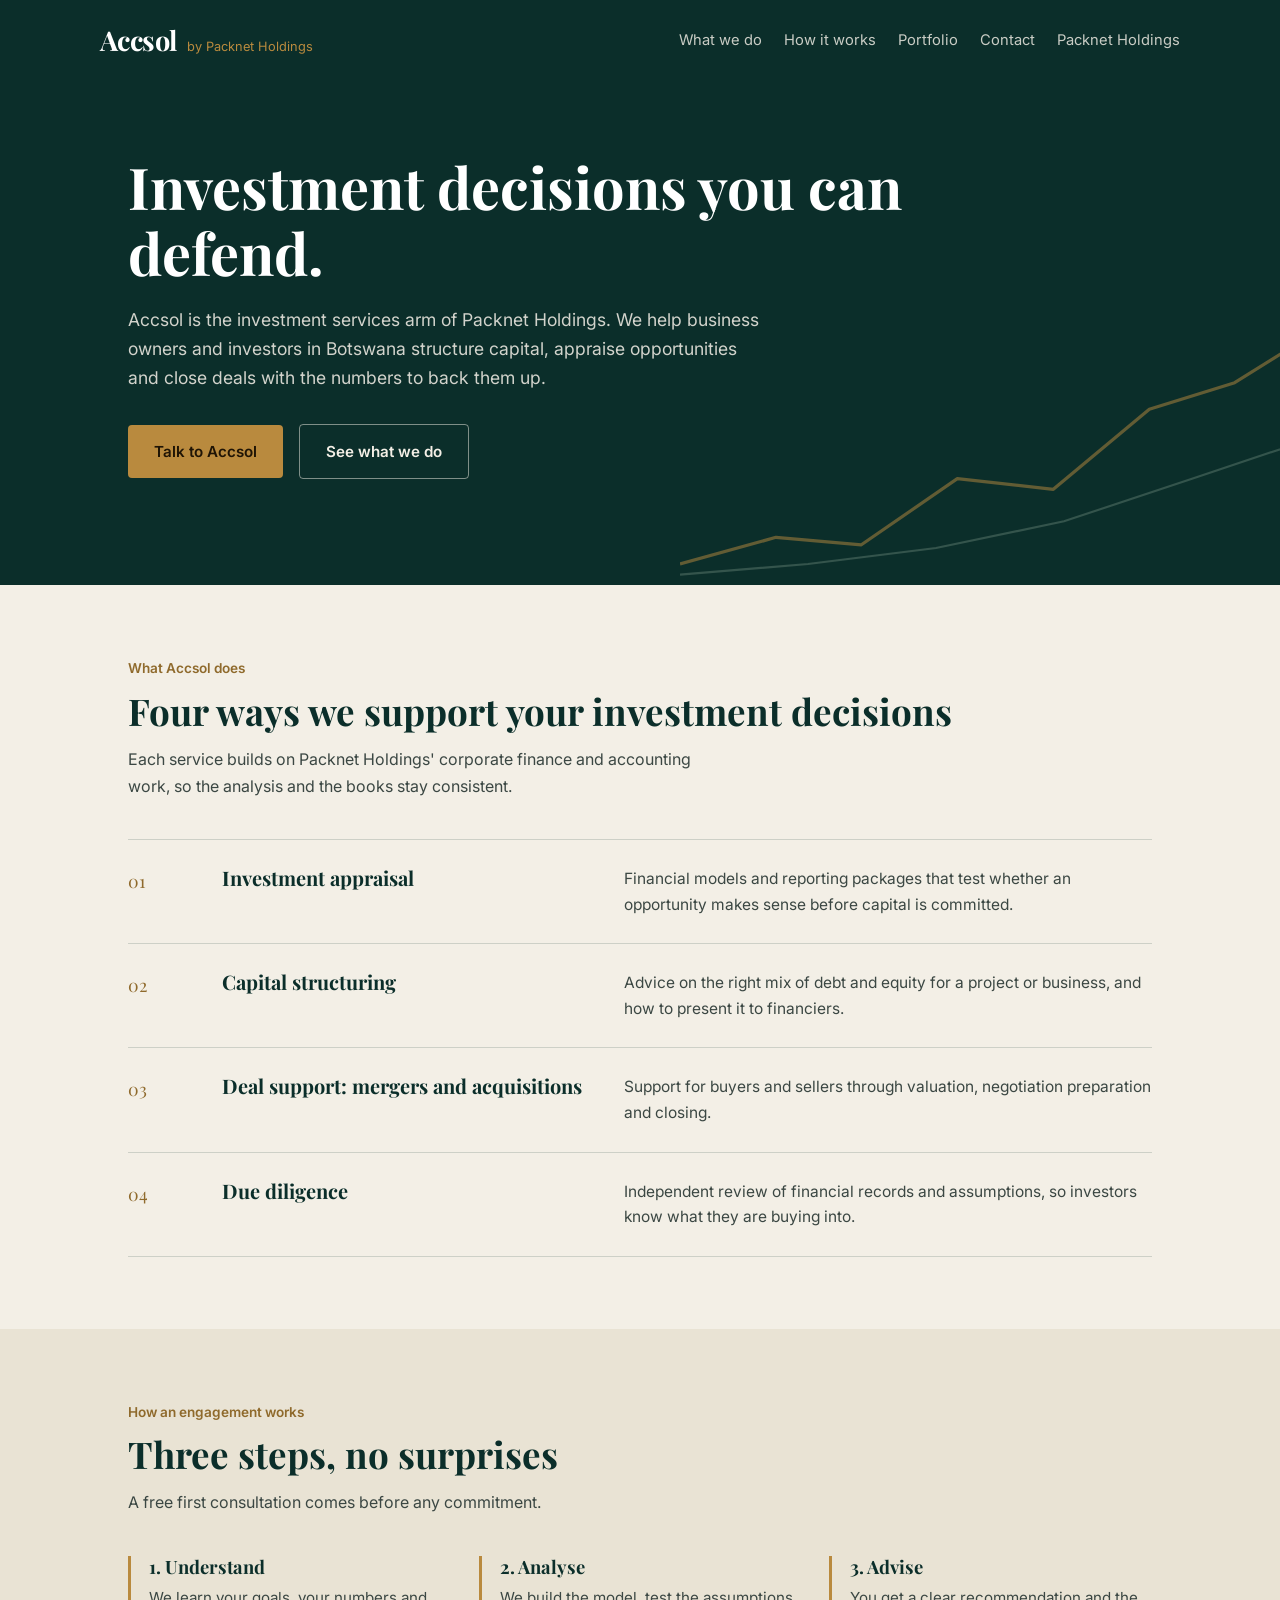
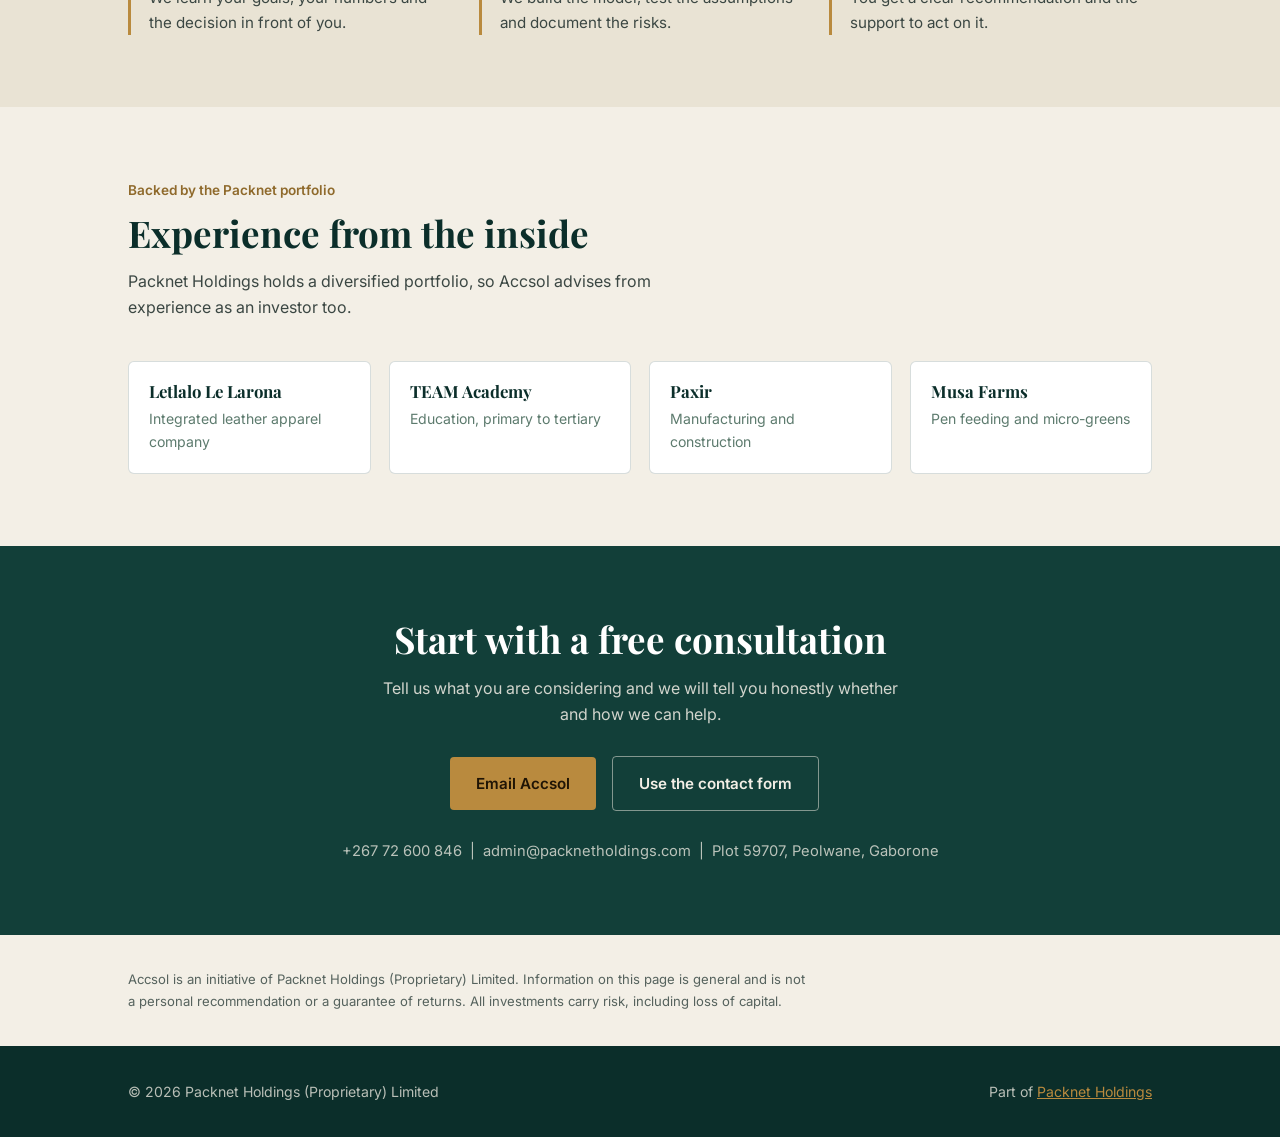
<file: accsol.html>
<!DOCTYPE html>
<html lang="en">
<head>
  <meta charset="UTF-8">
  <meta name="viewport" content="width=device-width, initial-scale=1.0">
  <title>Accsol | Investment Services by Packnet Holdings</title>
  <meta name="description" content="Accsol is the investment services arm of Packnet Holdings: capital structuring, investment appraisal, deal support and due diligence for businesses in Botswana.">
  <link rel="preconnect" href="https://fonts.googleapis.com">
  <link rel="preconnect" href="https://fonts.gstatic.com" crossorigin>
  <link href="https://fonts.googleapis.com/css2?family=Inter:wght@400;500;600&family=Playfair+Display:wght@600;700&display=swap" rel="stylesheet">
  <style>
    :root {
      --ink: #0b2e2a;
      --ink-2: #123f39;
      --sand: #f3efe6;
      --sand-2: #e9e3d4;
      --brass: #b98a3e;
      --brass-dark: #8f6a2c;
      --sage: #5d7b6e;
      --text: #1b2321;
      --line: rgba(11, 46, 42, 0.16);
    }
    * { box-sizing: border-box; margin: 0; padding: 0; }
    html { scroll-behavior: smooth; }
    body { font-family: 'Inter', system-ui, sans-serif; background: var(--sand); color: var(--text); line-height: 1.65; }
    a { color: inherit; }
    .wrap { max-width: 1080px; margin: 0 auto; padding: 0 28px; }
    h1, h2, h3 { font-family: 'Playfair Display', Georgia, serif; color: var(--ink); line-height: 1.15; }

    header { background: var(--ink); color: var(--sand); }
    .bar { display: flex; align-items: center; justify-content: space-between; padding: 18px 0; gap: 20px; flex-wrap: wrap; }
    .mark { text-decoration: none; display: flex; align-items: baseline; gap: 10px; }
    .mark strong { font-family: 'Playfair Display', serif; font-size: 1.7rem; color: #fff; letter-spacing: -0.02em; }
    .mark span { font-size: 0.8rem; color: var(--brass); }
    nav { display: flex; gap: 22px; font-size: 0.92rem; flex-wrap: wrap; }
    nav a { text-decoration: none; color: rgba(243, 239, 230, 0.82); }
    nav a:hover { color: #fff; }

    .hero { background: var(--ink); color: var(--sand); padding: 72px 0 96px; position: relative; overflow: hidden; }
    .hero h1 { color: #fff; font-size: clamp(2.2rem, 5vw, 3.6rem); max-width: 14em; margin-bottom: 20px; }
    .hero p { max-width: 36em; font-size: 1.1rem; color: rgba(243, 239, 230, 0.86); margin-bottom: 32px; }
    .curve { position: absolute; right: -40px; bottom: 0; width: 55%; max-width: 640px; opacity: 0.5; pointer-events: none; }
    .btn { display: inline-block; padding: 14px 26px; border-radius: 4px; font-weight: 600; font-size: 0.95rem; text-decoration: none; margin-right: 12px; margin-bottom: 10px; }
    .btn-solid { background: var(--brass); color: #1f1405; }
    .btn-solid:hover { background: #cb9a47; }
    .btn-line { border: 1px solid rgba(243, 239, 230, 0.5); color: var(--sand); }
    .btn-line:hover { border-color: #fff; }

    section { padding: 72px 0; }
    .eyebrow { color: var(--brass-dark); font-size: 0.85rem; font-weight: 600; margin-bottom: 10px; }
    h2 { font-size: clamp(1.7rem, 3vw, 2.3rem); margin-bottom: 14px; }
    .lead { max-width: 38em; color: #3b4743; margin-bottom: 40px; }

    .rows { border-top: 1px solid var(--line); }
    .row { display: grid; grid-template-columns: 70px 1fr 1.4fr; gap: 24px; padding: 26px 0; border-bottom: 1px solid var(--line); align-items: start; }
    .row .n { font-family: 'Playfair Display', serif; color: var(--brass-dark); font-size: 1.1rem; }
    .row h3 { font-size: 1.25rem; }
    .row p { color: #3b4743; font-size: 0.97rem; }

    .alt { background: var(--sand-2); }
    .steps { display: grid; grid-template-columns: repeat(3, 1fr); gap: 28px; }
    .step { border-left: 3px solid var(--brass); padding-left: 18px; }
    .step h3 { font-size: 1.15rem; margin-bottom: 8px; }
    .step p { font-size: 0.95rem; color: #3b4743; }

    .portfolio { display: grid; grid-template-columns: repeat(auto-fit, minmax(210px, 1fr)); gap: 18px; }
    .co { background: #fff; border: 1px solid var(--line); border-radius: 6px; padding: 20px; }
    .co h3 { font-size: 1.05rem; margin-bottom: 6px; }
    .co p { font-size: 0.88rem; color: var(--sage); }

    .cta { background: var(--ink-2); color: var(--sand); text-align: center; }
    .cta h2 { color: #fff; }
    .cta p { max-width: 34em; margin: 0 auto 28px; color: rgba(243, 239, 230, 0.85); }
    .cta .meta { margin-top: 18px; font-size: 0.92rem; color: rgba(243, 239, 230, 0.75); }

    .notice { font-size: 0.82rem; color: #55625d; max-width: 52em; }
    footer { background: var(--ink); color: rgba(243, 239, 230, 0.75); padding: 34px 0; font-size: 0.88rem; }
    footer .wrap { display: flex; justify-content: space-between; gap: 20px; flex-wrap: wrap; }
    footer a { color: var(--brass); }

    @media (max-width: 760px) {
      .row { grid-template-columns: 1fr; gap: 6px; }
      .steps { grid-template-columns: 1fr; }
      .curve { display: none; }
      section { padding: 52px 0; }
    }
  </style>
</head>
<body>

<header>
  <div class="wrap bar">
    <a class="mark" href="accsol.html"><strong>Accsol</strong><span>by Packnet Holdings</span></a>
    <nav aria-label="Accsol menu">
      <a href="#services">What we do</a>
      <a href="#process">How it works</a>
      <a href="#portfolio">Portfolio</a>
      <a href="#contact">Contact</a>
      <a href="index.html">Packnet Holdings</a>
    </nav>
  </div>
</header>

<main>
  <div class="hero">
    <svg class="curve" viewBox="0 0 600 260" fill="none" aria-hidden="true">
      <polyline points="0,240 90,215 170,222 260,160 350,170 440,95 520,70 600,20" stroke="#b98a3e" stroke-width="3" stroke-linejoin="round"/>
      <polyline points="0,250 120,240 240,225 360,200 480,160 600,120" stroke="#5d7b6e" stroke-width="2"/>
    </svg>
    <div class="wrap">
      <h1>Investment decisions you can defend.</h1>
      <p>Accsol is the investment services arm of Packnet Holdings. We help business owners and investors in Botswana structure capital, appraise opportunities and close deals with the numbers to back them up.</p>
      <a class="btn btn-solid" href="#contact">Talk to Accsol</a>
      <a class="btn btn-line" href="#services">See what we do</a>
    </div>
  </div>

  <section id="services">
    <div class="wrap">
      <div class="eyebrow">What Accsol does</div>
      <h2>Four ways we support your investment decisions</h2>
      <p class="lead">Each service builds on Packnet Holdings' corporate finance and accounting work, so the analysis and the books stay consistent.</p>
      <div class="rows">
        <div class="row">
          <span class="n">01</span>
          <h3>Investment appraisal</h3>
          <p>Financial models and reporting packages that test whether an opportunity makes sense before capital is committed.</p>
        </div>
        <div class="row">
          <span class="n">02</span>
          <h3>Capital structuring</h3>
          <p>Advice on the right mix of debt and equity for a project or business, and how to present it to financiers.</p>
        </div>
        <div class="row">
          <span class="n">03</span>
          <h3>Deal support: mergers and acquisitions</h3>
          <p>Support for buyers and sellers through valuation, negotiation preparation and closing.</p>
        </div>
        <div class="row">
          <span class="n">04</span>
          <h3>Due diligence</h3>
          <p>Independent review of financial records and assumptions, so investors know what they are buying into.</p>
        </div>
      </div>
    </div>
  </section>

  <section id="process" class="alt">
    <div class="wrap">
      <div class="eyebrow">How an engagement works</div>
      <h2>Three steps, no surprises</h2>
      <p class="lead">A free first consultation comes before any commitment.</p>
      <div class="steps">
        <div class="step"><h3>1. Understand</h3><p>We learn your goals, your numbers and the decision in front of you.</p></div>
        <div class="step"><h3>2. Analyse</h3><p>We build the model, test the assumptions and document the risks.</p></div>
        <div class="step"><h3>3. Advise</h3><p>You get a clear recommendation and the support to act on it.</p></div>
      </div>
    </div>
  </section>

  <section id="portfolio">
    <div class="wrap">
      <div class="eyebrow">Backed by the Packnet portfolio</div>
      <h2>Experience from the inside</h2>
      <p class="lead">Packnet Holdings holds a diversified portfolio, so Accsol advises from experience as an investor too.</p>
      <div class="portfolio">
        <div class="co"><h3>Letlalo Le Larona</h3><p>Integrated leather apparel company</p></div>
        <div class="co"><h3>TEAM Academy</h3><p>Education, primary to tertiary</p></div>
        <div class="co"><h3>Paxir</h3><p>Manufacturing and construction</p></div>
        <div class="co"><h3>Musa Farms</h3><p>Pen feeding and micro-greens</p></div>
      </div>
    </div>
  </section>

  <section id="contact" class="cta">
    <div class="wrap">
      <h2>Start with a free consultation</h2>
      <p>Tell us what you are considering and we will tell you honestly whether and how we can help.</p>
      <a class="btn btn-solid" href="mailto:admin@packnetholdings.com?subject=Accsol%20enquiry">Email Accsol</a>
      <a class="btn btn-line" href="index.html#contact">Use the contact form</a>
      <div class="meta">+267 72 600 846 &nbsp;|&nbsp; admin@packnetholdings.com &nbsp;|&nbsp; Plot 59707, Peolwane, Gaborone</div>
    </div>
  </section>

  <section style="padding: 34px 0;">
    <div class="wrap">
      <p class="notice">Accsol is an initiative of Packnet Holdings (Proprietary) Limited. Information on this page is general and is not a personal recommendation or a guarantee of returns. All investments carry risk, including loss of capital.</p>
    </div>
  </section>
</main>

<footer>
  <div class="wrap">
    <span>&copy; 2026 Packnet Holdings (Proprietary) Limited</span>
    <span>Part of <a href="index.html">Packnet Holdings</a></span>
  </div>
</footer>

</body>
</html>
</file>
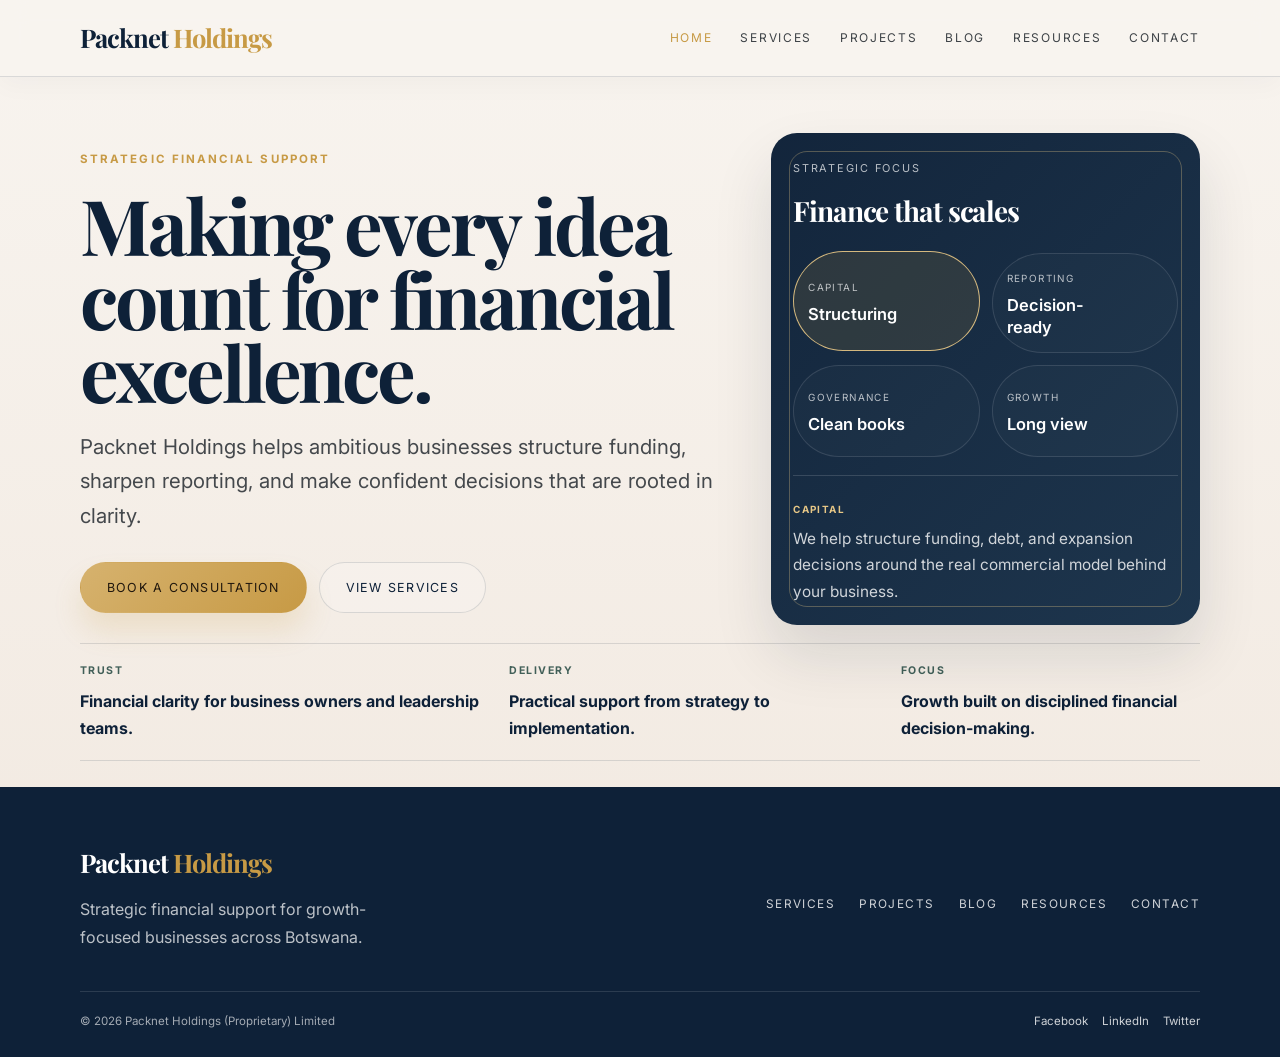
<file: index-option3.html>
<!DOCTYPE html>
<html lang="en">
<head>
  <meta charset="UTF-8">
  <meta name="viewport" content="width=device-width, initial-scale=1.0">
  <title>Packnet Holdings (Proprietary) Limited | Option 3</title>
  <meta name="description" content="Packnet Holdings delivers finance, accounting, spreadsheet, and office administration support for growing businesses." />
  <style>
    @import url('https://fonts.googleapis.com/css2?family=Playfair+Display:wght@600;700;800&family=Inter:wght@400;500;600;700;800&display=swap');

    :root {
      --navy: #0e2138;
      --navy-2: #152e47;
      --gold: #c79a45;
      --gold-soft: #e7c786;
      --paper: #f5f0e8;
      --paper-2: #efe8df;
      --ink: #1d2329;
      --muted: #586771;
      --green: #415f58;
      --white: #ffffff;
      --line: rgba(14, 33, 56, 0.13);
      --shadow: rgba(18, 38, 57, 0.12);
    }

    * { box-sizing: border-box; }
    html { scroll-behavior: smooth; }
    body {
      margin: 0;
      font-family: 'Inter', sans-serif;
      background: linear-gradient(180deg, #f8f4ef 0%, #f1e8df 100%);
      color: var(--ink);
      line-height: 1.7;
      overflow-x: hidden;
    }
    a { color: inherit; text-decoration: none; }
    img { max-width: 100%; display: block; }
    button, input, textarea { font: inherit; }

    .wrap {
      width: min(1120px, calc(100% - 32px));
      margin: 0 auto;
    }

    .top-bar {
      position: sticky;
      top: 0;
      z-index: 50;
      background: rgba(248, 244, 239, 0.82);
      backdrop-filter: blur(12px);
      border-bottom: 1px solid var(--line);
      box-shadow: 0 8px 24px rgba(14, 33, 56, 0.03);
    }

    .nav {
      display: flex;
      align-items: center;
      justify-content: space-between;
      min-height: 76px;
      gap: 20px;
    }

    .brand {
      font-family: 'Playfair Display', serif;
      font-size: clamp(1.45rem, 2vw, 2rem);
      letter-spacing: -0.04em;
      color: var(--navy);
      font-weight: 700;
    }
    .brand span { color: var(--gold); }

    .nav-links {
      display: flex;
      align-items: center;
      gap: 28px;
      flex-wrap: wrap;
    }
    .nav-links a {
      font-size: 0.75rem;
      text-transform: uppercase;
      letter-spacing: 0.14em;
      color: var(--ink);
      opacity: 0.85;
      transition: color 0.2s ease, opacity 0.2s ease;
    }
    .nav-links a:hover, .nav-links a.active {
      color: var(--gold);
      opacity: 1;
    }

    .menu-button {
      display: none;
      background: transparent;
      border: 1px solid var(--line);
      border-radius: 999px;
      padding: 8px 12px;
      cursor: pointer;
      color: var(--navy);
      font-size: 0.75rem;
      letter-spacing: 0.1em;
      text-transform: uppercase;
    }

    .page {
      display: none;
      padding: 76px 0 80px;
    }
    .page.active {
      display: block;
    }

    .hero {
      padding-top: 56px;
      padding-bottom: 26px;
    }
    .hero-grid {
      display: grid;
      grid-template-columns: 1.2fr 0.8fr;
      gap: 48px;
      align-items: center;
    }

    .eyebrow {
      display: inline-block;
      font-size: 0.72rem;
      letter-spacing: 0.18em;
      text-transform: uppercase;
      color: var(--gold);
      margin-bottom: 18px;
      font-weight: 700;
    }

    h1, h2, h3, h4 {
      margin: 0;
      font-family: 'Playfair Display', serif;
      letter-spacing: -0.04em;
      color: var(--navy);
    }

    .hero h1 {
      font-size: clamp(3rem, 6vw, 5.4rem);
      line-height: 0.96;
      margin-bottom: 20px;
      max-width: 720px;
    }
    .hero-copy p {
      max-width: 640px;
      font-size: clamp(1.08rem, 1.6vw, 1.45rem);
      color: rgba(29, 35, 41, 0.82);
      margin-bottom: 28px;
    }

    .cta-row {
      display: flex;
      flex-wrap: wrap;
      gap: 12px;
      margin-top: 10px;
    }

    .btn {
      display: inline-flex;
      align-items: center;
      justify-content: center;
      border-radius: 999px;
      padding: 14px 26px;
      border: 1px solid var(--line);
      font-size: 0.78rem;
      letter-spacing: 0.1em;
      text-transform: uppercase;
      transition: transform 0.2s ease, box-shadow 0.2s ease, background 0.2s ease;
      cursor: pointer;
    }
    .btn:hover { transform: translateY(-2px); }
    .btn-primary {
      background: linear-gradient(135deg, #d6b26e 0%, var(--gold) 100%);
      color: #20170d;
      border-color: transparent;
      box-shadow: 0 18px 28px rgba(199, 154, 69, 0.18);
    }
    .btn-ghost {
      background: rgba(255,255,255,0.2);
      color: var(--navy);
    }

    .info-box {
      position: relative;
      background: linear-gradient(135deg, rgba(14, 33, 56, 0.98), rgba(21, 46, 71, 0.96));
      border-radius: 26px;
      padding: 26px 22px 20px;
      min-height: 360px;
      box-shadow: 0 30px 60px rgba(17, 34, 51, 0.12);
      overflow: hidden;
    }
    .info-box::before {
      content: "";
      position: absolute;
      inset: 18px;
      border: 1px solid rgba(231, 199, 134, 0.32);
      border-radius: 18px;
      pointer-events: none;
    }

    .info-header {
      position: relative;
      z-index: 1;
      display: flex;
      flex-direction: column;
      gap: 10px;
      color: rgba(255,255,255,0.7);
      font-size: 0.68rem;
      letter-spacing: 0.16em;
      text-transform: uppercase;
      margin-bottom: 16px;
    }
    .info-header strong {
      font-size: 1.75rem;
      letter-spacing: -0.04em;
      text-transform: none;
      color: white;
      font-family: 'Playfair Display', serif;
    }

    .bubble-grid {
      position: relative;
      z-index: 1;
      display: grid;
      grid-template-columns: repeat(2, minmax(0, 1fr));
      gap: 12px;
      margin-top: 18px;
    }

    .bubble {
      appearance: none;
      cursor: pointer;
      text-align: left;
      border-radius: 999px;
      border: 1px solid rgba(255,255,255,0.12);
      background: rgba(255,255,255,0.02);
      width: 100%;
      min-height: 92px;
      padding: 16px 14px 14px;
      color: white;
      transition: transform 0.2s ease, background 0.2s ease, border-color 0.2s ease;
    }
    .bubble:hover, .bubble:focus-visible, .bubble.active {
      background: rgba(199, 154, 69, 0.14);
      border-color: rgba(231, 199, 134, 0.9);
      transform: translateY(-2px);
      outline: none;
    }
    .bubble span {
      display: block;
      font-size: 0.62rem;
      letter-spacing: 0.14em;
      text-transform: uppercase;
      color: rgba(255,255,255,0.7);
      margin-bottom: 7px;
    }
    .bubble strong {
      display: block;
      font-size: 1.03rem;
      line-height: 1.35;
      max-width: 120px;
      font-weight: 600;
    }

    .bubble-detail {
      position: relative;
      z-index: 1;
      border-top: 1px solid rgba(255,255,255,0.14);
      margin-top: 18px;
      padding-top: 18px;
    }
    .bubble-detail .label {
      display: inline-block;
      font-size: 0.62rem;
      letter-spacing: 0.14em;
      text-transform: uppercase;
      color: var(--gold-soft);
      margin-bottom: 8px;
      font-weight: 700;
    }
    .bubble-detail p {
      margin: 0;
      color: rgba(255,255,255,0.8);
      font-size: 0.96rem;
    }

    .trust-bar {
      margin-top: 18px;
      border-top: 1px solid var(--line);
      border-bottom: 1px solid var(--line);
      padding: 18px 0;
      display: grid;
      grid-template-columns: 1.1fr 1fr 0.8fr;
      gap: 18px;
    }
    .trust-bar .item span {
      display: block;
      font-size: 0.66rem;
      letter-spacing: 0.14em;
      text-transform: uppercase;
      color: var(--green);
      margin-bottom: 8px;
      font-weight: 700;
    }
    .trust-bar strong { color: var(--navy); }

    .section-head {
      margin-bottom: 26px;
    }
    .section-head h2 {
      font-size: clamp(2.2rem, 4vw, 3.4rem);
      margin-bottom: 12px;
    }
    .section-head p {
      max-width: 620px;
      margin: 0;
      font-size: 1.02rem;
      color: var(--muted);
    }

    .value-grid {
      display: grid;
      grid-template-columns: repeat(3, minmax(0, 1fr));
      gap: 22px;
      margin-top: 20px;
    }
    .value-card {
      background: rgba(255,255,255,0.36);
      border: 1px solid var(--line);
      border-radius: 22px;
      padding: 28px 22px;
      box-shadow: 0 18px 36px rgba(14, 33, 56, 0.04);
    }
    .value-card .num {
      display: inline-block;
      font-size: 0.68rem;
      letter-spacing: 0.16em;
      text-transform: uppercase;
      color: var(--gold);
      font-weight: 700;
      margin-bottom: 14px;
    }
    .value-card h3 {
      font-size: clamp(1.7rem, 2vw, 2.2rem);
      margin-bottom: 10px;
    }
    .value-card p {
      margin: 0;
      color: var(--muted);
    }

    .service-wrap {
      max-width: 700px;
      margin: 0 auto;
    }
    .service-block {
      margin-bottom: 18px;
    }
    .service-trigger {
      width: 100%;
      display: flex;
      justify-content: space-between;
      align-items: center;
      gap: 20px;
      background: rgba(255,255,255,0.38);
      border: 1px solid var(--line);
      padding: 18px 18px;
      border-radius: 12px;
      cursor: pointer;
      text-align: left;
      color: var(--navy);
      text-transform: uppercase;
      letter-spacing: 0.11em;
      font-size: 0.74rem;
      font-weight: 700;
      transition: background 0.2s ease;
    }
    .service-trigger:hover, .service-trigger.is-open {
      background: rgba(199, 154, 69, 0.12);
    }
    .service-indicator {
      font-size: 1.8rem;
      line-height: 1;
      color: var(--gold);
      transition: transform 0.2s ease;
    }
    .service-trigger.is-open .service-indicator {
      transform: rotate(45deg);
    }
    .service-panel {
      padding: 16px 8px 0;
    }
    .service-panel ul {
      list-style: none;
      margin: 0;
      padding: 0;
      display: flex;
      flex-direction: column;
      gap: 6px;
      text-align: center;
      color: var(--ink);
      font-size: 0.97rem;
    }

    .portfolio-grid {
      display: grid;
      grid-template-columns: repeat(2, minmax(0, 1fr));
      gap: 22px;
      margin-top: 24px;
    }
    .portfolio-card {
      position: relative;
      width: 100%;
      min-height: 300px;
      padding: 24px;
      border: 1px solid rgba(14, 33, 56, 0.12);
      border-radius: 24px;
      background: linear-gradient(135deg, #122d46 0%, #203d53 100%);
      box-shadow: 0 20px 40px rgba(17, 34, 51, 0.07);
      color: var(--white);
      overflow: hidden;
      cursor: pointer;
      text-align: left;
      transition: transform 0.25s ease, box-shadow 0.25s ease;
    }
    .portfolio-card:hover { transform: translateY(-6px); box-shadow: 0 28px 52px rgba(17, 34, 51, 0.12); }
    .portfolio-card.alt { background: linear-gradient(135deg, #485f54 0%, #2d413e 100%); }
    .portfolio-card.gold { background: linear-gradient(135deg, #c79a45 0%, #996e2e 100%); color: #20170d; }
    .portfolio-card.dark { background: linear-gradient(135deg, #1d303d 0%, #0d1d29 100%); }

    .portfolio-card .tag {
      display: inline-block;
      width: fit-content;
      padding: 7px 12px;
      border-radius: 999px;
      border: 1px solid rgba(255,255,255,0.5);
      background: rgba(255,255,255,0.06);
      font-size: 0.65rem;
      letter-spacing: 0.14em;
      text-transform: uppercase;
      margin-bottom: 18px;
    }
    .portfolio-card.gold .tag { border-color: rgba(32, 22, 12, 0.18); }

    .portfolio-card h3 {
      font-size: clamp(2rem, 3vw, 3rem);
      line-height: 0.96;
      max-width: 180px;
      margin: 0;
    }
    .portfolio-card .overlay {
      position: absolute;
      inset: 0;
      background: rgba(8, 16, 22, 0.7);
      display: flex;
      flex-direction: column;
      justify-content: end;
      gap: 10px;
      padding: 24px;
      opacity: 0;
      transform: translateY(12px);
      transition: opacity 0.2s ease, transform 0.2s ease;
    }
    .portfolio-card:hover .overlay, .portfolio-card:focus-visible .overlay {
      opacity: 1;
      transform: translateY(0);
    }
    .portfolio-card .overlay small {
      font-size: 0.66rem;
      letter-spacing: 0.16em;
      text-transform: uppercase;
      color: rgba(255,255,255,0.8);
    }
    .portfolio-card .overlay h4 {
      font-size: clamp(1.5rem, 2vw, 2.1rem);
      color: white;
      line-height: 1.1;
    }
    .portfolio-card .overlay p {
      margin: 0;
      color: rgba(255,255,255,0.8);
      font-size: 0.92rem;
    }
    .portfolio-card .overlay span {
      margin-top: 8px;
      color: var(--gold-soft);
      font-size: 0.72rem;
      letter-spacing: 0.12em;
      text-transform: uppercase;
      font-weight: 700;
    }

    .modal {
      position: fixed;
      inset: 0;
      display: none;
      align-items: center;
      justify-content: center;
      padding: 24px;
      background: rgba(10, 18, 27, 0.6);
      backdrop-filter: blur(8px);
      z-index: 100;
    }
    .modal.open { display: flex; }
    .modal-card {
      position: relative;
      width: min(560px, 100%);
      border-radius: 24px;
      background: linear-gradient(180deg, #fbf8f3 0%, #f4efe9 100%);
      border: 1px solid rgba(14, 33, 56, 0.12);
      box-shadow: 0 20px 60px rgba(14, 33, 56, 0.18);
      padding: 28px 24px 22px;
    }
    .modal-close {
      position: absolute;
      top: 12px;
      right: 14px;
      width: 38px;
      height: 38px;
      border: none;
      border-radius: 50%;
      background: rgba(14, 33, 56, 0.06);
      color: var(--navy);
      font-size: 1.6rem;
      cursor: pointer;
    }
    .modal-card .tag {
      display: inline-block;
      margin-bottom: 12px;
      font-size: 0.66rem;
      letter-spacing: 0.16em;
      text-transform: uppercase;
      color: var(--green);
      font-weight: 700;
    }
    .modal-card h3 {
      font-size: clamp(2rem, 3vw, 2.8rem);
      margin-bottom: 14px;
    }
    .modal-card p {
      margin: 0 0 16px;
      color: var(--muted);
    }

    .contact-layout {
      display: grid;
      grid-template-columns: 1.1fr 0.9fr;
      gap: 28px;
      align-items: start;
    }
    .contact-form-card {
      background: var(--navy);
      border-radius: 18px;
      padding: 32px;
      color: var(--white);
      box-shadow: 0 24px 48px rgba(14, 33, 56, 0.08);
    }
    .contact-form-card h2 { color: white; font-size: clamp(2rem, 3vw, 2.8rem); margin-bottom: 8px; }
    .contact-form-card p { margin: 0 0 18px; color: rgba(255,255,255,0.72); }
    .contact-form-card label {
      display: block;
      color: rgba(255,255,255,0.86);
      font-size: 0.72rem;
      letter-spacing: 0.12em;
      text-transform: uppercase;
      margin-bottom: 8px;
    }
    .contact-form-card input, .contact-form-card textarea {
      width: 100%;
      background: rgba(255,255,255,0.04);
      border: 1px solid rgba(255,255,255,0.18);
      border-radius: 10px;
      padding: 12px 14px;
      color: white;
      margin-bottom: 16px;
    }
    .contact-form-card input::placeholder, .contact-form-card textarea::placeholder { color: rgba(255,255,255,0.42); }
    .form-feedback {
      display: none;
      font-size: 0.82rem;
      margin: 0 0 14px;
    }
    .form-feedback.error { color: #f7b7a6; }
    .form-feedback.success { color: #a8e6b7; }

    .contact-details {
      padding-top: 10px;
    }
    .contact-details .row {
      display: flex;
      gap: 16px;
      padding: 16px 0;
      border-top: 1px solid var(--line);
    }
    .contact-details .row:last-child { border-bottom: 1px solid var(--line); }
    .contact-details .label {
      width: 100px;
      flex-shrink: 0;
      font-size: 0.68rem;
      letter-spacing: 0.14em;
      text-transform: uppercase;
      color: var(--green);
      font-weight: 700;
    }
    .contact-details .value {
      color: var(--ink);
      font-size: 1rem;
    }

    footer {
      background: var(--navy);
      color: rgba(255,255,255,0.7);
      padding: 54px 0 26px;
    }
    .footer-grid {
      display: flex;
      justify-content: space-between;
      gap: 24px;
      border-bottom: 1px solid rgba(255,255,255,0.12);
      padding-bottom: 24px;
      flex-wrap: wrap;
    }
    .footer-grid .brand { color: white; }
    .footer-links {
      display: flex;
      flex-wrap: wrap;
      gap: 18px 24px;
      align-items: center;
      color: rgba(255,255,255,0.8);
      font-size: 0.74rem;
      letter-spacing: 0.12em;
      text-transform: uppercase;
    }
    .footer-meta {
      display: flex;
      justify-content: space-between;
      gap: 16px;
      flex-wrap: wrap;
      padding-top: 20px;
      font-size: 0.72rem;
      color: rgba(255,255,255,0.62);
    }
    .footer-social {
      display: flex;
      gap: 14px;
      flex-wrap: wrap;
    }
    .footer-social a { color: rgba(255,255,255,0.8); }

    @media (max-width: 860px) {
      .hero-grid, .contact-layout, .portfolio-grid, .value-grid, .trust-bar {
        grid-template-columns: 1fr;
      }
      .nav {
        position: relative;
        min-height: 64px;
      }
      .menu-button { display: inline-flex; }
      .nav-links {
        position: absolute;
        top: calc(100% + 6px);
        right: 0;
        left: 0;
        display: none;
        flex-direction: column;
        align-items: flex-start;
        gap: 14px;
        background: rgba(248, 244, 239, 0.97);
        border: 1px solid var(--line);
        border-radius: 18px;
        padding: 18px 18px 14px;
        box-shadow: 0 16px 24px rgba(14, 33, 56, 0.08);
      }
      .nav-links.open { display: flex; }
      .page { padding-top: 44px; }
    }
  </style>
</head>
<body>
  <header class="top-bar">
    <div class="wrap nav">
      <a href="#home" class="brand" data-page="home">Packnet <span>Holdings</span></a>
      <nav class="nav-links" aria-label="Main menu">
        <a href="#home" class="active" data-page="home">Home</a>
        <a href="#services" data-page="services">Services</a>
        <a href="#projects" data-page="projects">Projects</a>
        <a href="#blog" data-page="blog">Blog</a>
        <a href="#resources" data-page="resources">Resources</a>
        <a href="#contact" data-page="contact">Contact</a>
      </nav>
      <button class="menu-button" aria-label="Toggle menu">Menu</button>
    </div>
  </header>

  <main>
    <section id="home" class="page hero active" data-page="home">
      <div class="wrap hero-grid">
        <div class="hero-copy">
          <span class="eyebrow">Strategic financial support</span>
          <h1>Making every idea count for financial excellence.</h1>
          <p>Packnet Holdings helps ambitious businesses structure funding, sharpen reporting, and make confident decisions that are rooted in clarity.</p>
          <div class="cta-row">
            <a class="btn btn-primary" href="#contact">Book a consultation</a>
            <a class="btn btn-ghost" href="#services">View services</a>
          </div>
        </div>

        <div class="info-box" aria-live="polite">
          <div class="info-header">
            <span>Strategic focus</span>
            <strong>Finance that scales</strong>
          </div>

          <div class="bubble-grid">
            <button class="bubble active" type="button" data-bubble="capital">
              <span>Capital</span>
              <strong>Structuring</strong>
            </button>
            <button class="bubble" type="button" data-bubble="reporting">
              <span>Reporting</span>
              <strong>Decision-ready</strong>
            </button>
            <button class="bubble" type="button" data-bubble="governance">
              <span>Governance</span>
              <strong>Clean books</strong>
            </button>
            <button class="bubble" type="button" data-bubble="growth">
              <span>Growth</span>
              <strong>Long view</strong>
            </button>
          </div>

          <div class="bubble-detail">
            <span class="label">Capital</span>
            <p>We help structure funding, debt, and expansion decisions around the real commercial model behind your business.</p>
          </div>
        </div>
      </div>

      <div class="wrap trust-bar">
        <div class="item">
          <span>Trust</span>
          <strong>Financial clarity for business owners and leadership teams.</strong>
        </div>
        <div class="item">
          <span>Delivery</span>
          <strong>Practical support from strategy to implementation.</strong>
        </div>
        <div class="item">
          <span>Focus</span>
          <strong>Growth built on disciplined financial decision-making.</strong>
        </div>
      </div>
    </section>

    <section class="page" data-page="services">
      <div class="wrap">
        <div class="section-head">
          <span class="eyebrow">What we do</span>
          <h2>Services designed for practical growth.</h2>
          <p>Our advisory and finance support is shaped around the realities of each client, combining strategic insight with hands-on execution.</p>
        </div>

        <div class="service-wrap">
          <div class="service-block">
            <button class="service-trigger is-open" type="button" aria-expanded="true">
              <span>Corporate finance services</span>
              <span class="service-indicator">+</span>
            </button>
            <div class="service-panel">
              <ul>
                <li>Business financing</li>
                <li>Capital structuring</li>
                <li>Investment decisions</li>
                <li>Mergers & acquisitions</li>
                <li>Due diligence exercises</li>
              </ul>
            </div>
          </div>

          <div class="service-block">
            <button class="service-trigger" type="button" aria-expanded="false">
              <span>Financial & management accounting</span>
              <span class="service-indicator">+</span>
            </button>
            <div class="service-panel" hidden>
              <ul>
                <li>Bookkeeping services</li>
                <li>Financial accounting reporting</li>
                <li>Managerial reporting</li>
                <li>Product costing</li>
                <li>Budgeting & tax accounting</li>
              </ul>
            </div>
          </div>

          <div class="service-block">
            <button class="service-trigger" type="button" aria-expanded="false">
              <span>Spreadsheet solutions</span>
              <span class="service-indicator">+</span>
            </button>
            <div class="service-panel" hidden>
              <ul>
                <li>Financial modeling spreadsheets</li>
                <li>Loan books and amortization</li>
                <li>Payroll systems</li>
                <li>Board reporting packages</li>
                <li>Pricing and costing models</li>
              </ul>
            </div>
          </div>

          <div class="service-block">
            <button class="service-trigger" type="button" aria-expanded="false">
              <span>Office administration services</span>
              <span class="service-indicator">+</span>
            </button>
            <div class="service-panel" hidden>
              <ul>
                <li>PA services</li>
                <li>Human resources support</li>
                <li>General office management</li>
                <li>Minute-taking</li>
                <li>Audit liaison support</li>
              </ul>
            </div>
          </div>
        </div>
      </div>
    </section>

    <section class="page" data-page="projects">
      <div class="wrap">
        <div class="section-head">
          <span class="eyebrow">Portfolio</span>
          <h2>Business interests built around long-term value.</h2>
          <p>Our portfolio brings together strategic sectors and business models that benefit from disciplined structure, clear reporting, and sustainable growth.</p>
        </div>

        <div class="portfolio-grid">
          <button class="portfolio-card" type="button" data-name="Letlole La Rona Limited" data-tag="100% subsidiary" data-summary="A premium branded leather goods business focused on design, production, and commercial growth." data-detail="Letlole La Rona Limited is a wholly owned subsidiary with a focus on design-led production, quality control, and a scalable market offering for premium leather goods.">
            <span class="tag">100% subsidiary</span>
            <h3>Letlole<br>La Rona</h3>
            <div class="overlay">
              <small>Portfolio</small>
              <h4>Letlole La Rona Limited</h4>
              <p>A premium leather business focused on production quality, brand positioning, and commercial scale.</p>
              <span>View details</span>
            </div>
          </button>

          <button class="portfolio-card alt" type="button" data-name="TEAM Academy" data-tag="Education" data-summary="A quality education platform creating practical learning pathways across multiple stages." data-detail="TEAM Academy supports a broader learning model designed to strengthen access to education and improve long-term human capital outcomes.">
            <span class="tag">Education</span>
            <h3>TEAM<br>Academy</h3>
            <div class="overlay">
              <small>Portfolio</small>
              <h4>TEAM Academy</h4>
              <p>Education pathways that support long-term learning and capacity development.</p>
              <span>View details</span>
            </div>
          </button>

          <button class="portfolio-card gold" type="button" data-name="Paxir (Proprietary) Limited" data-tag="50% subsidiary" data-summary="Manufacturing and construction support activities built for execution and operational discipline." data-detail="Paxir contributes to manufacturing and construction activity, helping strengthen the group’s exposure to projects that require quality control and reliable execution.">
            <span class="tag">50% subsidiary</span>
            <h3>Paxir</h3>
            <div class="overlay">
              <small>Portfolio</small>
              <h4>Paxir (Proprietary) Limited</h4>
              <p>Manufacturing and construction support rooted in disciplined execution and quality assurance.</p>
              <span>View details</span>
            </div>
          </button>

          <button class="portfolio-card dark" type="button" data-name="Accounting System Development" data-tag="Systems" data-summary="Practical accounting systems and digital tools built for operational clarity and ease of use." data-detail="The accounting systems initiative helps businesses simplify processes, improve financial consistency, and create better decision support tools for finance teams.">
            <span class="tag">Systems</span>
            <h3>ACCSOL</h3>
            <div class="overlay">
              <small>Portfolio</small>
              <h4>Accounting System Development</h4>
              <p>Operationally practical accounting systems for businesses needing cleaner financial controls.</p>
              <span>View details</span>
            </div>
          </button>

          <button class="portfolio-card alt" type="button" data-name="Musa Farms" data-tag="Agriculture" data-summary="Pen feeding and micro-greens projects supporting productive agriculture and sustainable food systems." data-detail="Musa Farms operates a practical agriculture model focused on pen feeding and micro-greens cultivation, creating a disciplined production approach that supports both livestock and food crop outputs.">
            <span class="tag">Agriculture</span>
            <h3>Musa<br>Farms</h3>
            <div class="overlay">
              <small>Portfolio</small>
              <h4>Musa Farms</h4>
              <p>Pen feeding and micro-greens projects designed for productive agriculture and sustainable growth.</p>
              <span>View details</span>
            </div>
          </button>
        </div>
      </div>
    </section>

    <section class="page" data-page="blog">
      <div class="wrap">
        <div class="section-head">
          <span class="eyebrow">Insights</span>
          <h2>Notes on finance and growth.</h2>
          <p>Simple ideas for founders and leadership teams who want better financial decisions without unnecessary complexity.</p>
        </div>

        <div class="value-grid">
          <article class="value-card">
            <span class="num">01</span>
            <h3>Capital structure</h3>
            <p>Five warning signs that your funding mix may be limiting growth or slowing execution.</p>
          </article>
          <article class="value-card">
            <span class="num">02</span>
            <h3>Clean reporting</h3>
            <p>What good management reporting looks like when business decisions need to be made quickly.</p>
          </article>
          <article class="value-card">
            <span class="num">03</span>
            <h3>Commercial discipline</h3>
            <p>How disciplined numbers create stronger planning, stability, and confidence across operations.</p>
          </article>
        </div>
      </div>
    </section>

    <section class="page" data-page="resources">
      <div class="wrap">
        <div class="section-head">
          <span class="eyebrow">Resources</span>
          <h2>Useful tools and references.</h2>
          <p>Access practical information that supports finance decisions, business planning, and operational clarity.</p>
        </div>

        <div class="value-grid">
          <article class="value-card">
            <span class="num">A</span>
            <h3>Capital raising profile</h3>
            <p>What investors and lenders typically expect from a business preparing for capital support.</p>
          </article>
          <article class="value-card">
            <span class="num">B</span>
            <h3>Pricing schedule</h3>
            <p>Service packages and fee guidance for advisory, reporting, and office support requirements.</p>
          </article>
          <article class="value-card">
            <span class="num">C</span>
            <h3>Tax table</h3>
            <p>Useful Botswana tax reference points for businesses and management teams.</p>
          </article>
        </div>
      </div>
    </section>

    <section class="page" data-page="contact">
      <div class="wrap contact-layout">
        <div class="contact-form-card">
          <span class="eyebrow" style="margin-bottom:12px; color: var(--gold-soft);">Get in touch</span>
          <h2>Let’s talk about your next step.</h2>
          <p>Discuss your reporting needs, funding strategy, or operational support requirements with our team.</p>

          <form id="contact-form" novalidate>
            <label for="name">Name</label>
            <input id="name" type="text" placeholder="Your name" required>

            <label for="email">Email</label>
            <input id="email" type="email" placeholder="you@company.com" required>

            <label for="message">Message</label>
            <textarea id="message" rows="5" placeholder="Tell us what you need help with" required></textarea>

            <div id="form-error" class="form-feedback error"></div>
            <div id="form-success" class="form-feedback success">Thank you — we will get back to you shortly.</div>

            <button class="btn btn-primary" type="submit" style="width: 100%; border: none;">Send message</button>
          </form>
        </div>

        <aside class="contact-details">
          <div class="section-head" style="margin-bottom: 0;">
            <span class="eyebrow">Contact</span>
            <h2 style="font-size: clamp(1.9rem, 2.1vw, 2.6rem);">Direct details</h2>
          </div>
          <div class="row">
            <div class="label">Address</div>
            <div class="value">Plot 59707, Peolwane, Gaborone, Botswana</div>
          </div>
          <div class="row">
            <div class="label">Phone</div>
            <div class="value">+267 72 600 846<br>+267 74 758 688</div>
          </div>
          <div class="row">
            <div class="label">Email</div>
            <div class="value">admin@packnetholdings.com</div>
          </div>
          <div class="row">
            <div class="label">Hours</div>
            <div class="value">Mon–Fri<br>08:00–17:00</div>
          </div>
        </aside>
      </div>
    </section>
  </main>

  <footer>
    <div class="wrap">
      <div class="footer-grid">
        <div>
          <a href="#home" class="brand" data-page="home">Packnet <span>Holdings</span></a>
          <p style="margin-top: 12px; max-width: 290px; color: rgba(255,255,255,0.72);">Strategic financial support for growth-focused businesses across Botswana.</p>
        </div>

        <nav class="footer-links" aria-label="Footer menu">
          <a href="#services" data-page="services">Services</a>
          <a href="#projects" data-page="projects">Projects</a>
          <a href="#blog" data-page="blog">Blog</a>
          <a href="#resources" data-page="resources">Resources</a>
          <a href="#contact" data-page="contact">Contact</a>
        </nav>
      </div>

      <div class="footer-meta">
        <span>© 2026 Packnet Holdings (Proprietary) Limited</span>
        <div class="footer-social">
          <a href="https://web.facebook.com/profile.php?id=100093030856734" target="_blank" rel="noopener">Facebook</a>
          <a href="https://www.linkedin.com/in/ephraim-musarurwa-37020131/" target="_blank" rel="noopener">LinkedIn</a>
          <a href="https://twitter.com/Ephmusa" target="_blank" rel="noopener">Twitter</a>
        </div>
      </div>
    </div>
  </footer>

  <div id="portfolio-modal" class="modal" aria-hidden="true">
    <div class="modal-card" role="dialog" aria-modal="true" aria-labelledby="modal-title">
      <button class="modal-close" type="button" aria-label="Close">&times;</button>
      <span id="modal-tag" class="tag">Portfolio</span>
      <h3 id="modal-title">Company name</h3>
      <p id="modal-summary"></p>
      <p id="modal-detail"></p>
    </div>
  </div>

  <script>
    const sections = document.querySelectorAll('.page');
    const navLinks = document.querySelectorAll('[data-page]');
    const menuButton = document.querySelector('.menu-button');
    const menu = document.querySelector('.nav-links');

    function showPage(target) {
      sections.forEach(section => {
        section.classList.toggle('active', section.dataset.page === target);
      });

      navLinks.forEach(link => {
        const isActive = link.dataset.page === target;
        link.classList.toggle('active', isActive);
      });

      if (window.history.replaceState) {
        window.history.replaceState(null, '', '#' + target);
      }
    }

    navLinks.forEach(link => {
      link.addEventListener('click', function(e) {
        e.preventDefault();
        const target = this.dataset.page;
        showPage(target);
        if (menu) menu.classList.remove('open');
      });
    });

    if (menuButton && menu) {
      menuButton.addEventListener('click', () => menu.classList.toggle('open'));
    }

    const bubbleMap = {
      capital: {
        label: 'Capital',
        text: 'We help structure funding, debt, and expansion decisions around the real commercial model behind your business.'
      },
      reporting: {
        label: 'Reporting',
        text: 'We build decision-ready reporting so leadership teams can act with confidence instead of reacting to surprises.'
      },
      governance: {
        label: 'Governance',
        text: 'Clean books and controlled processes support stronger governance, clearer accountability, and healthier stakeholder trust.'
      },
      growth: {
        label: 'Growth',
        text: 'We connect financial planning with operational execution so growth is grounded in commercially sound decisions.'
      }
    };

    document.querySelectorAll('.bubble').forEach(bubble => {
      bubble.addEventListener('mouseenter', () => updateBubble(bubble.dataset.bubble));
      bubble.addEventListener('focus', () => updateBubble(bubble.dataset.bubble));
      bubble.addEventListener('click', () => updateBubble(bubble.dataset.bubble));
    });

    function updateBubble(key) {
      document.querySelectorAll('.bubble').forEach(node => {
        node.classList.toggle('active', node.dataset.bubble === key);
      });
      const detailLabel = document.querySelector('.bubble-detail .label');
      const detailText = document.querySelector('.bubble-detail p');
      if (detailLabel && detailText && bubbleMap[key]) {
        detailLabel.textContent = bubbleMap[key].label;
        detailText.textContent = bubbleMap[key].text;
      }
    }

    document.querySelectorAll('.service-trigger').forEach(button => {
      button.addEventListener('click', function() {
        const allTriggers = document.querySelectorAll('.service-trigger');
        const allPanels = document.querySelectorAll('.service-panel');

        allTriggers.forEach(item => {
          item.classList.remove('is-open');
          item.setAttribute('aria-expanded', 'false');
        });
        allPanels.forEach(panel => panel.hidden = true);

        const panel = this.nextElementSibling;
        const isOpen = this.classList.contains('is-open');

        if (!isOpen) {
          this.classList.add('is-open');
          this.setAttribute('aria-expanded', 'true');
          if (panel) panel.hidden = false;
        }
      });
    });

    const modal = document.getElementById('portfolio-modal');
    const modalTitle = document.getElementById('modal-title');
    const modalTag = document.getElementById('modal-tag');
    const modalSummary = document.getElementById('modal-summary');
    const modalDetail = document.getElementById('modal-detail');
    const modalClose = document.querySelector('.modal-close');

    document.querySelectorAll('.portfolio-card').forEach(card => {
      card.addEventListener('click', function() {
        modalTitle.textContent = card.dataset.name || 'Portfolio company';
        modalTag.textContent = card.dataset.tag || 'Portfolio';
        modalSummary.textContent = card.dataset.summary || '';
        modalDetail.textContent = card.dataset.detail || '';
        modal.classList.add('open');
        modal.setAttribute('aria-hidden', 'false');
      });
    });

    modalClose.addEventListener('click', () => {
      modal.classList.remove('open');
      modal.setAttribute('aria-hidden', 'true');
    });

    modal.addEventListener('click', (event) => {
      if (event.target === modal) {
        modal.classList.remove('open');
        modal.setAttribute('aria-hidden', 'true');
      }
    });

    document.addEventListener('keydown', (event) => {
      if (event.key === 'Escape' && modal.classList.contains('open')) {
        modal.classList.remove('open');
        modal.setAttribute('aria-hidden', 'true');
      }
    });

    const initialTarget = window.location.hash.replace('#', '') || 'home';
    if (document.querySelector('.page[data-page="' + initialTarget + '"]')) {
      showPage(initialTarget);
    } else {
      showPage('home');
    }

    const form = document.getElementById('contact-form');
    const errorBox = document.getElementById('form-error');
    const successBox = document.getElementById('form-success');

    form.addEventListener('submit', (event) => {
      event.preventDefault();
      const name = document.getElementById('name').value.trim();
      const email = document.getElementById('email').value.trim();
      const message = document.getElementById('message').value.trim();

      successBox.style.display = 'none';

      if (!name || !email || !message) {
        errorBox.textContent = 'Please complete all fields before sending.';
        errorBox.style.display = 'block';
        return;
      }

      const validEmail = /^[^\s@]+@[^\s@]+\.[^\s@]+$/;
      if (!validEmail.test(email)) {
        errorBox.textContent = 'Please enter a valid email address.';
        errorBox.style.display = 'block';
        return;
      }

      errorBox.style.display = 'none';
      successBox.style.display = 'block';
      form.reset();
    });
  </script>
</body>
</html>
</file>
